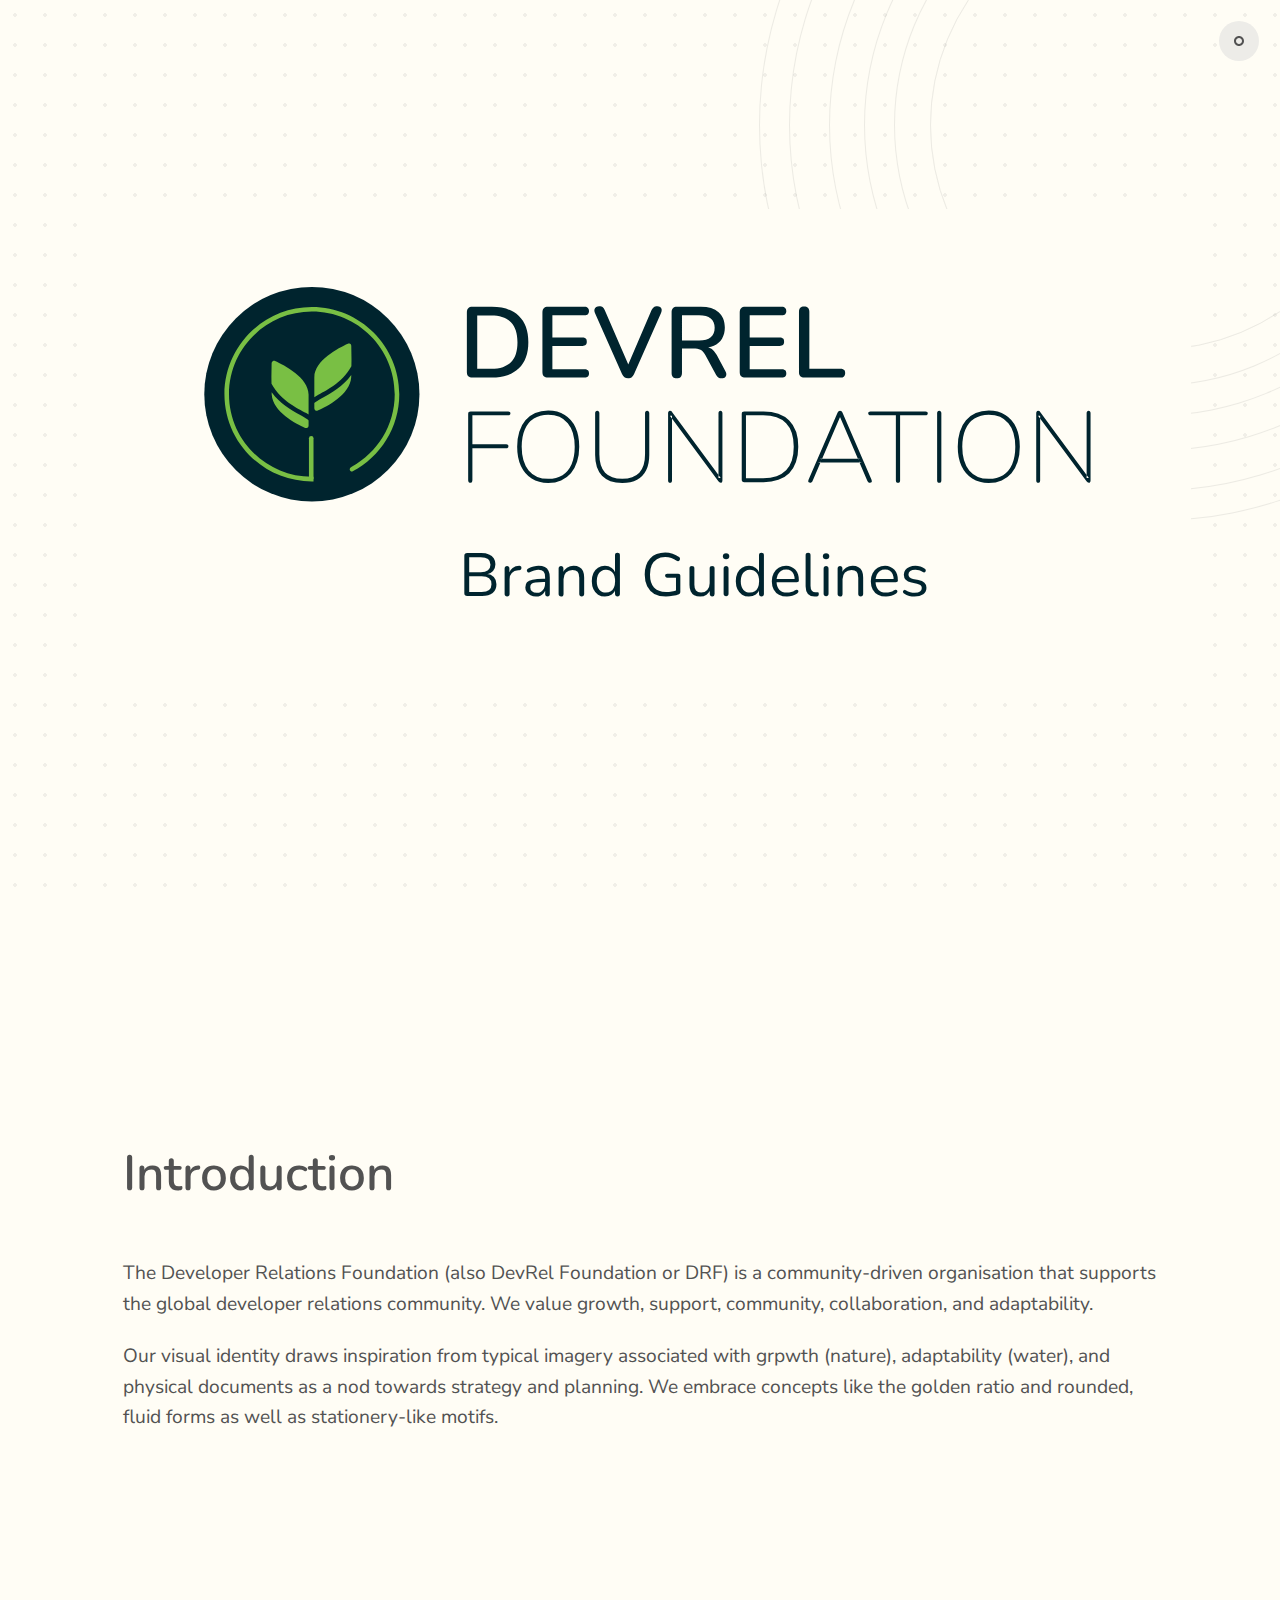
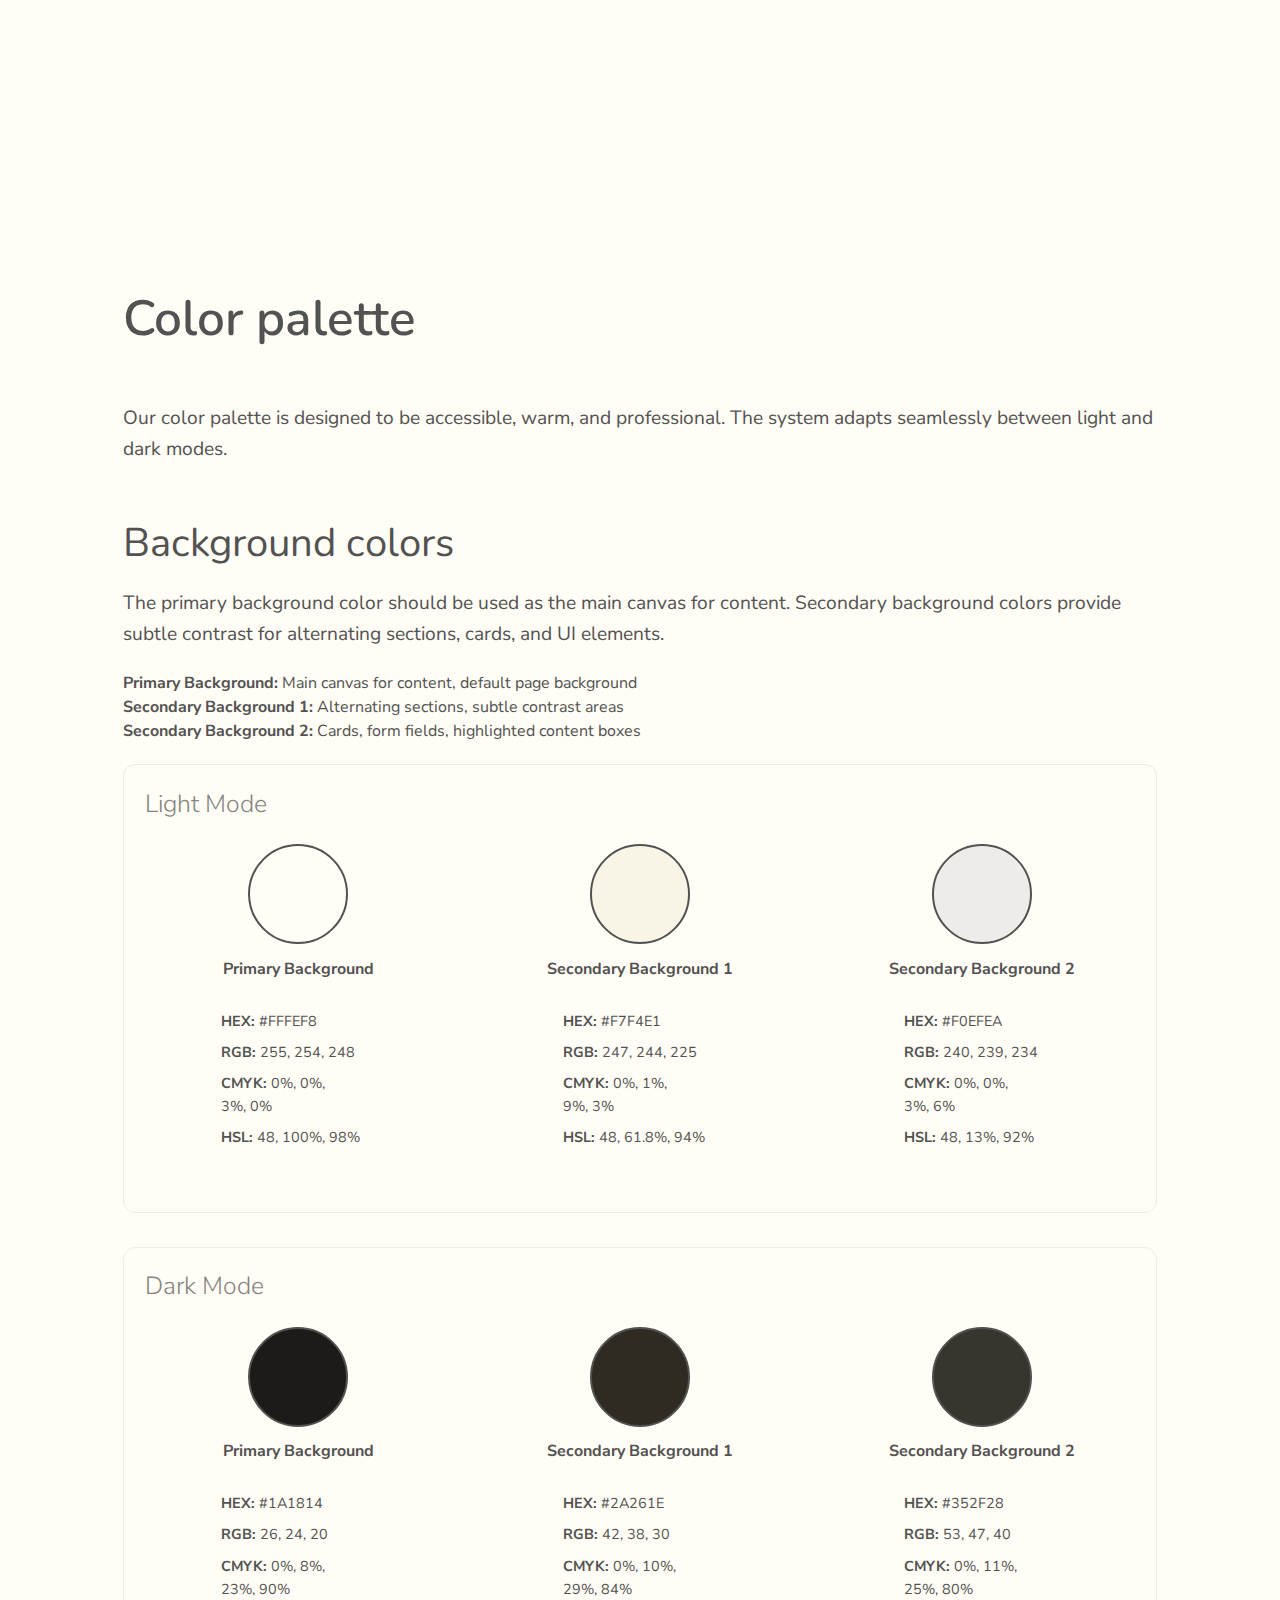
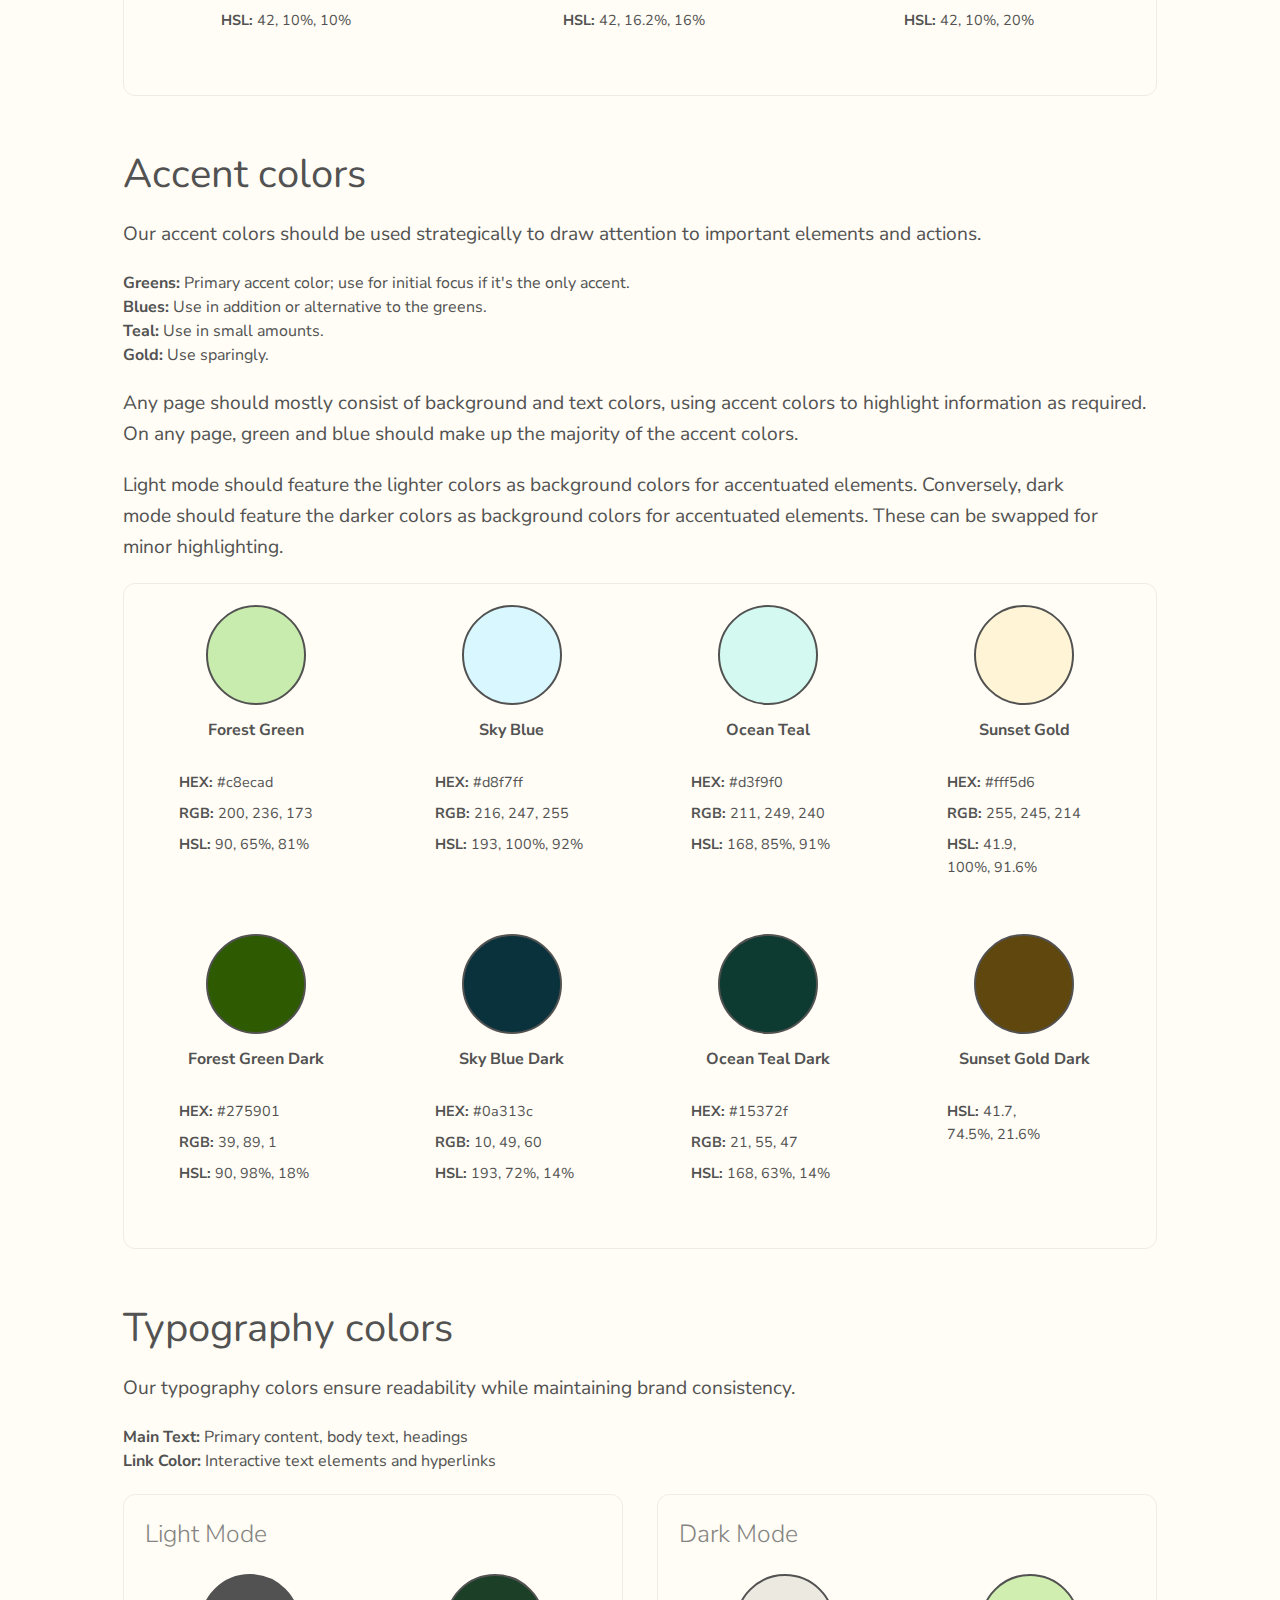
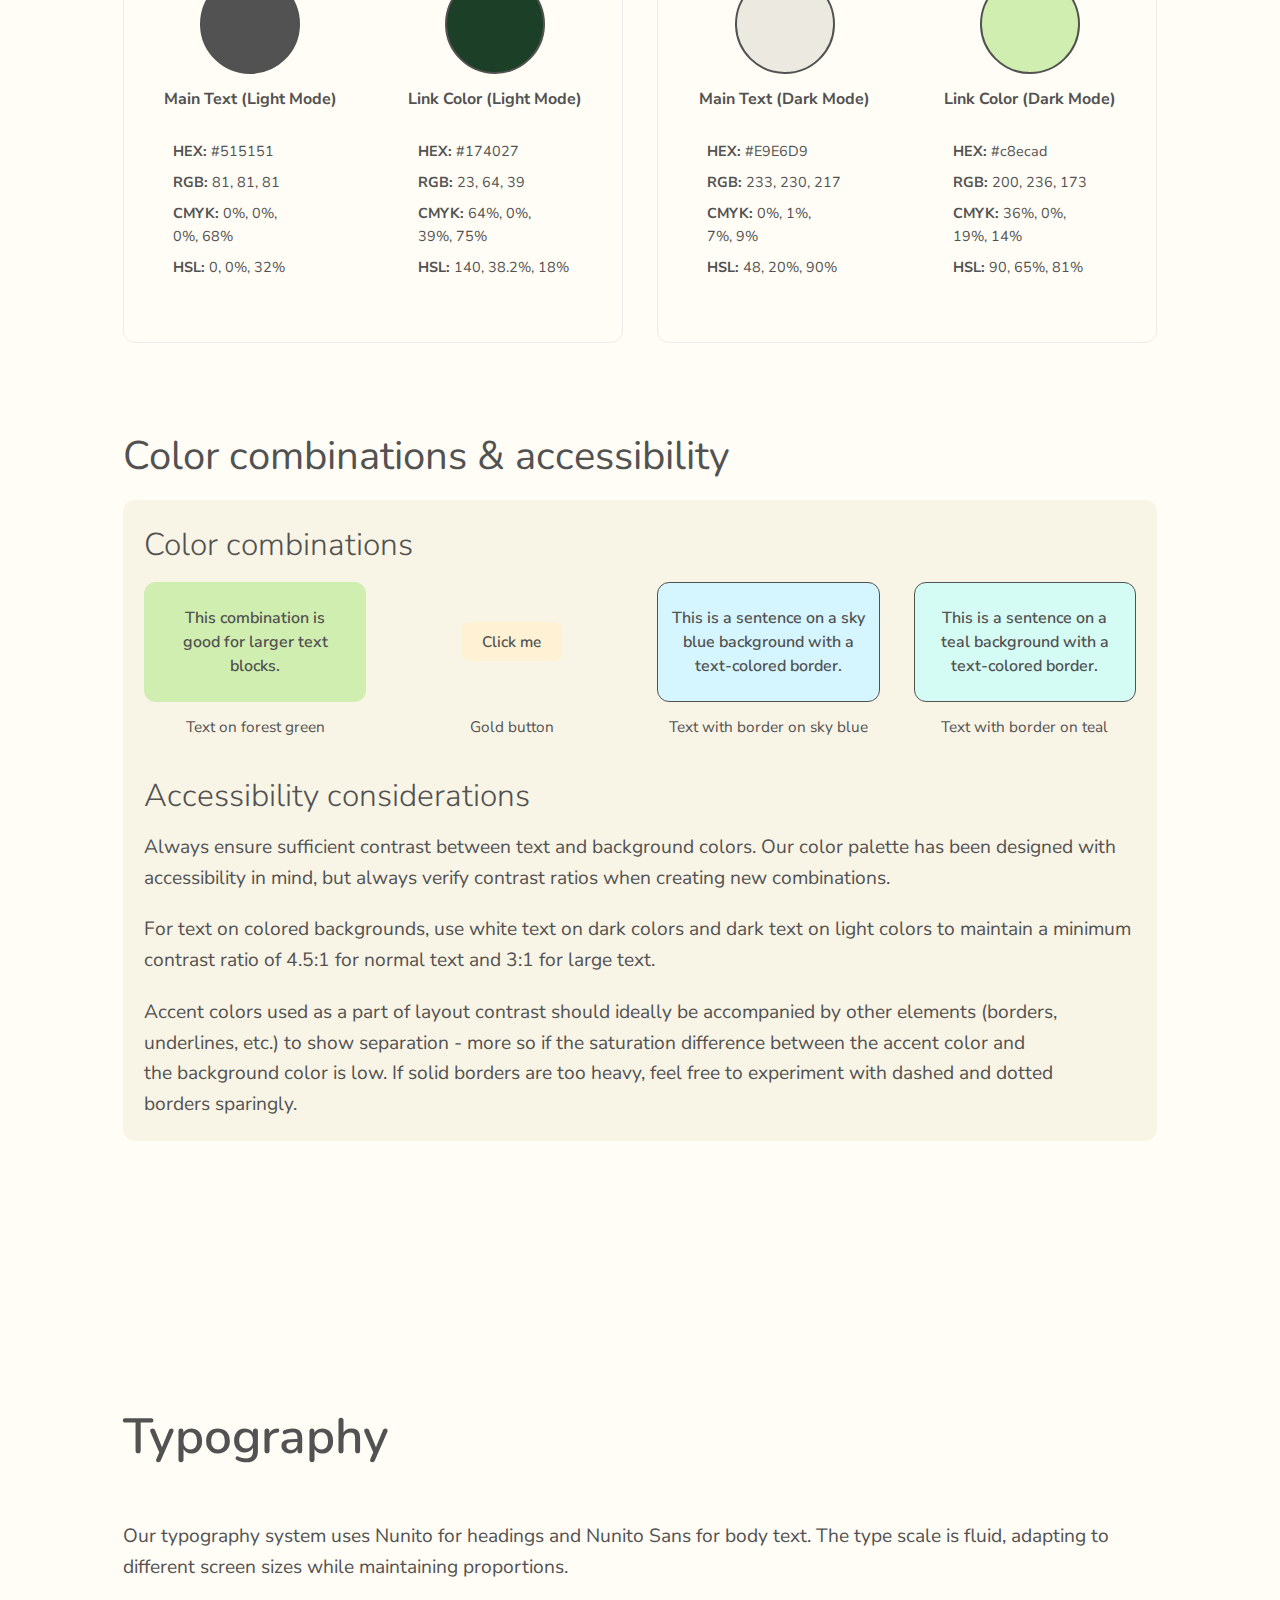
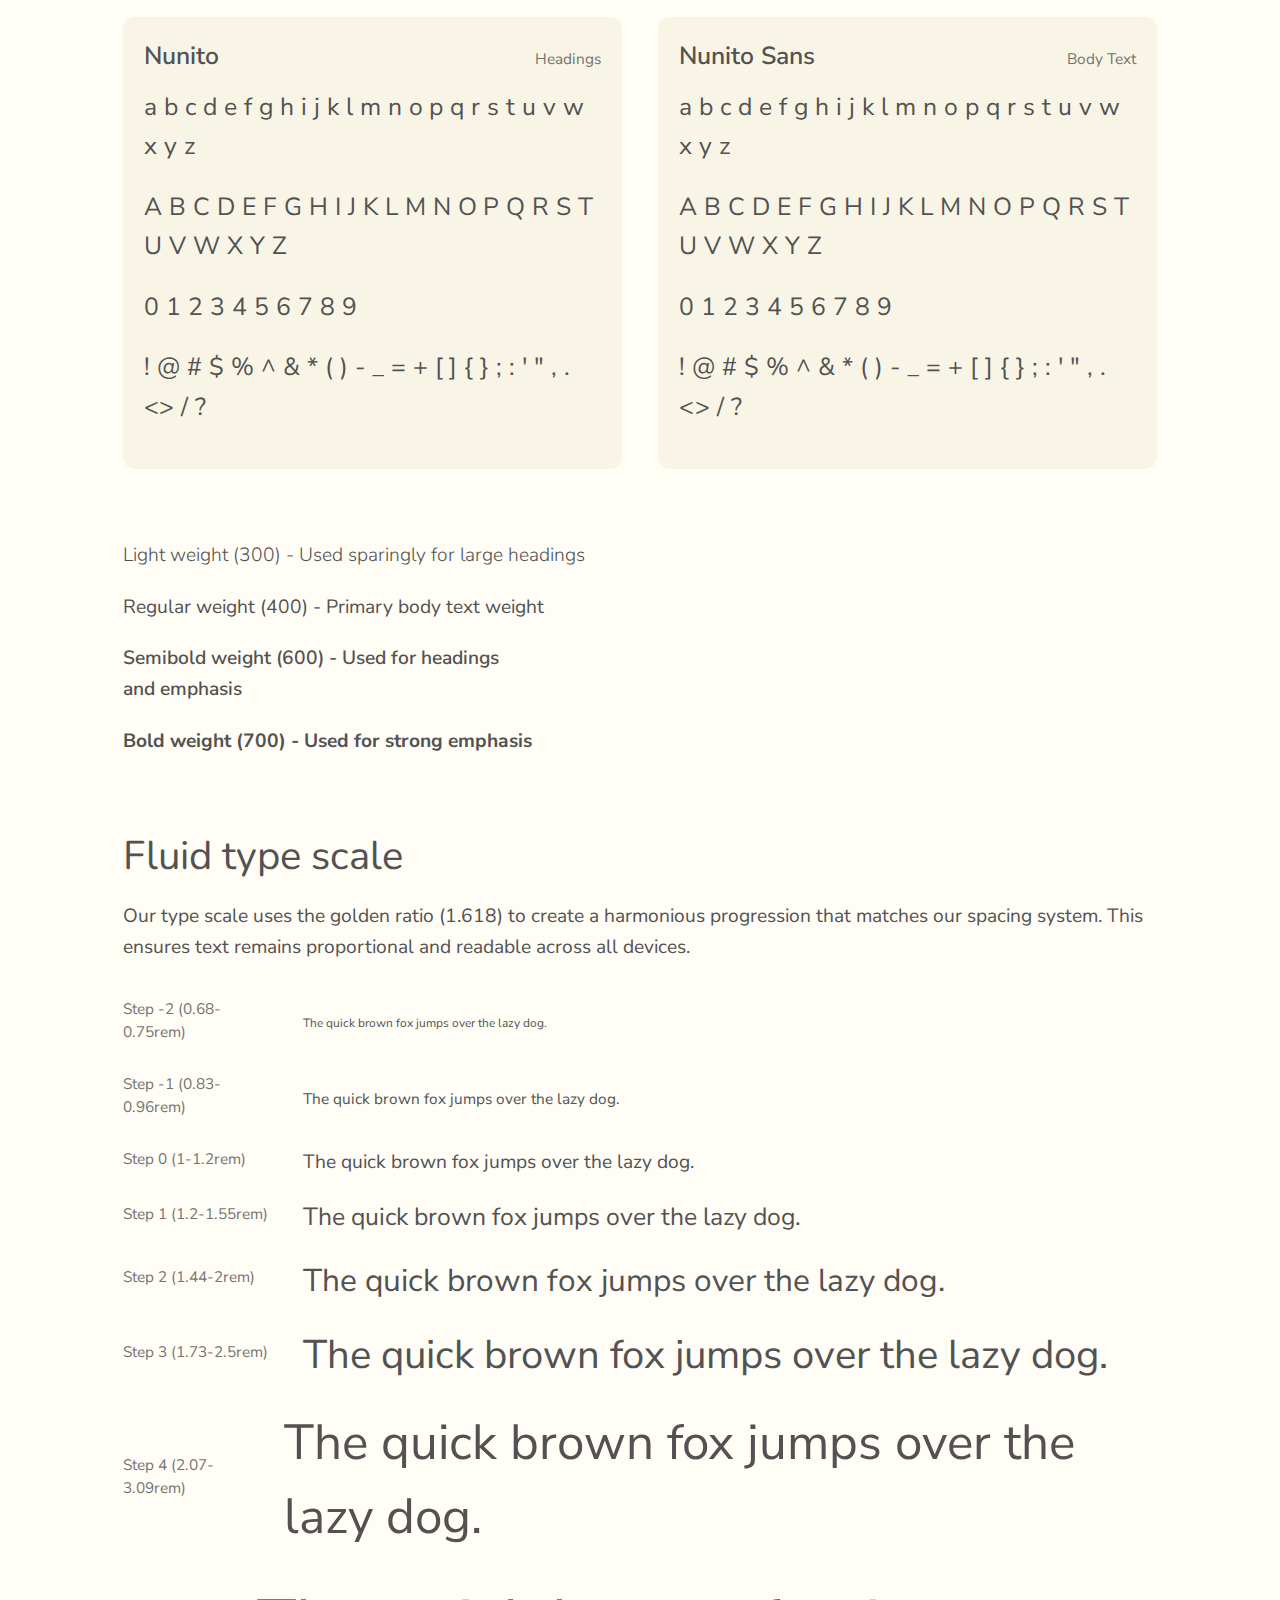
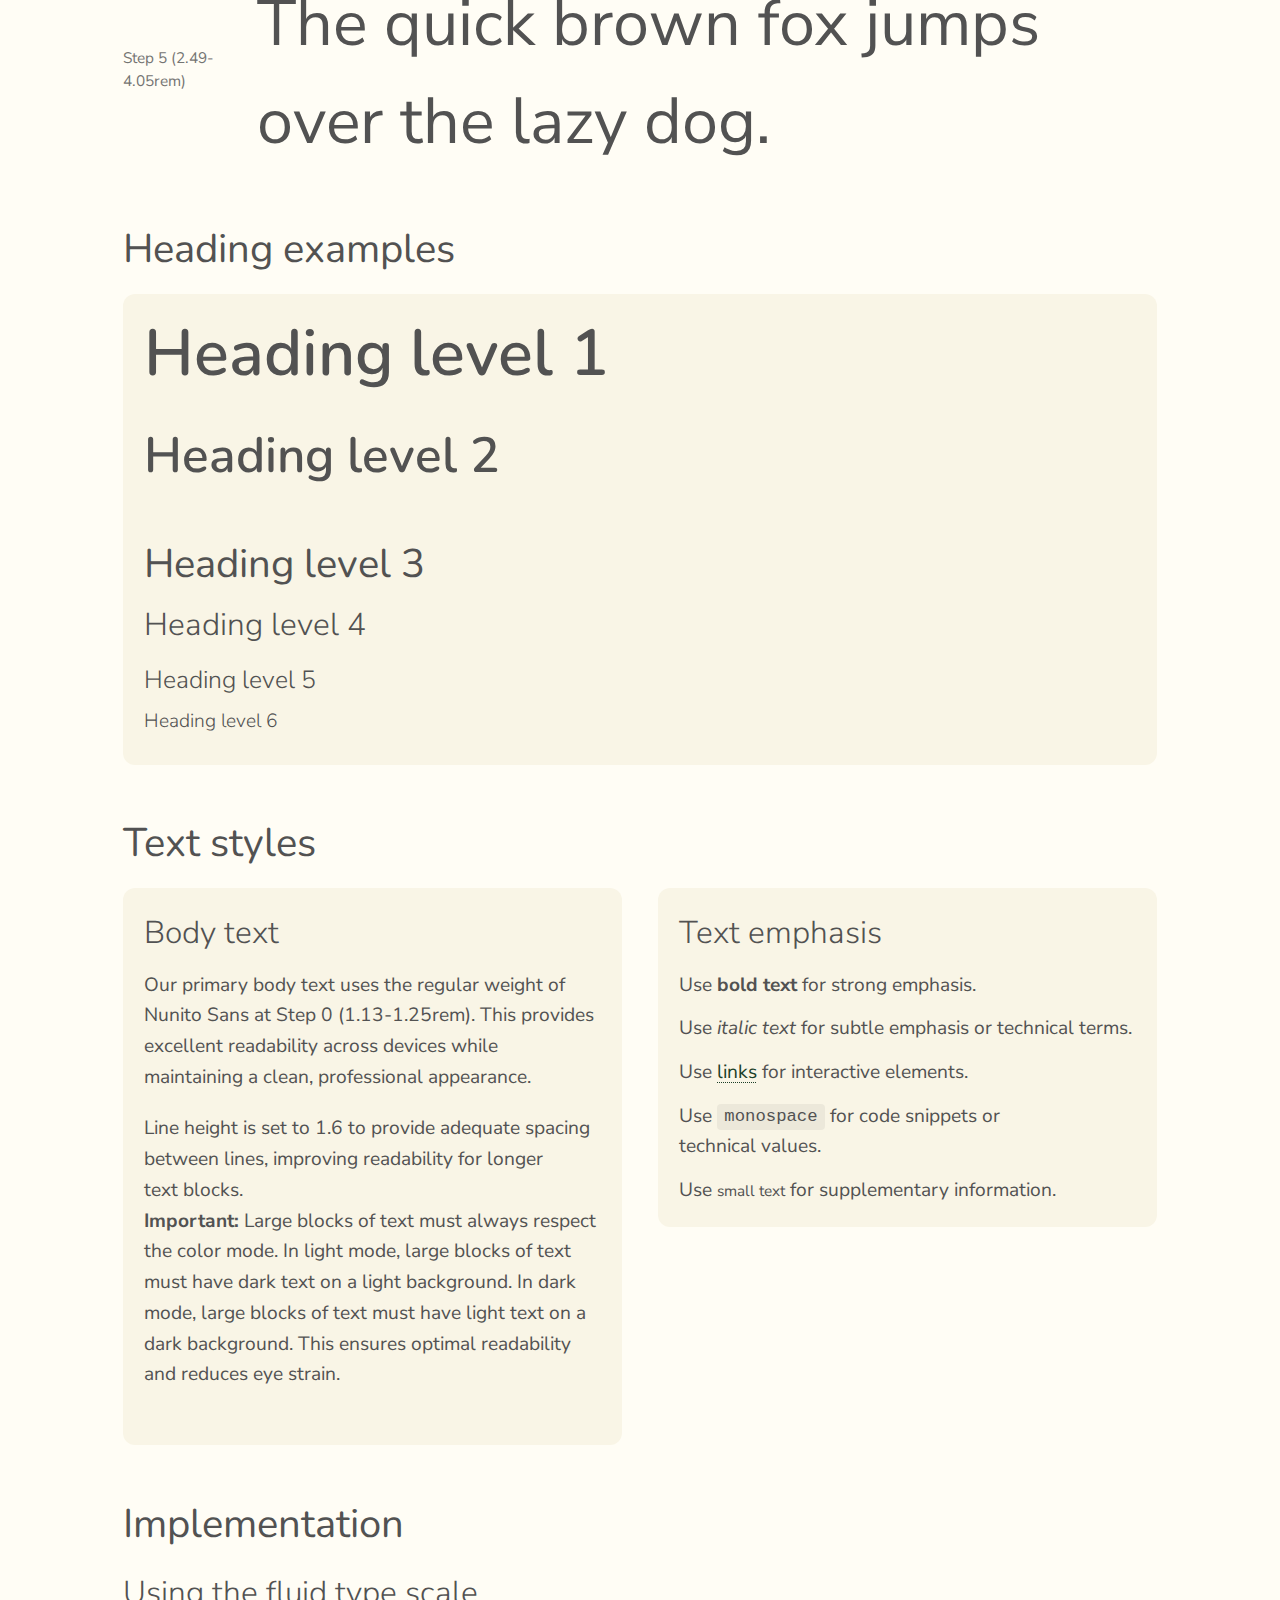
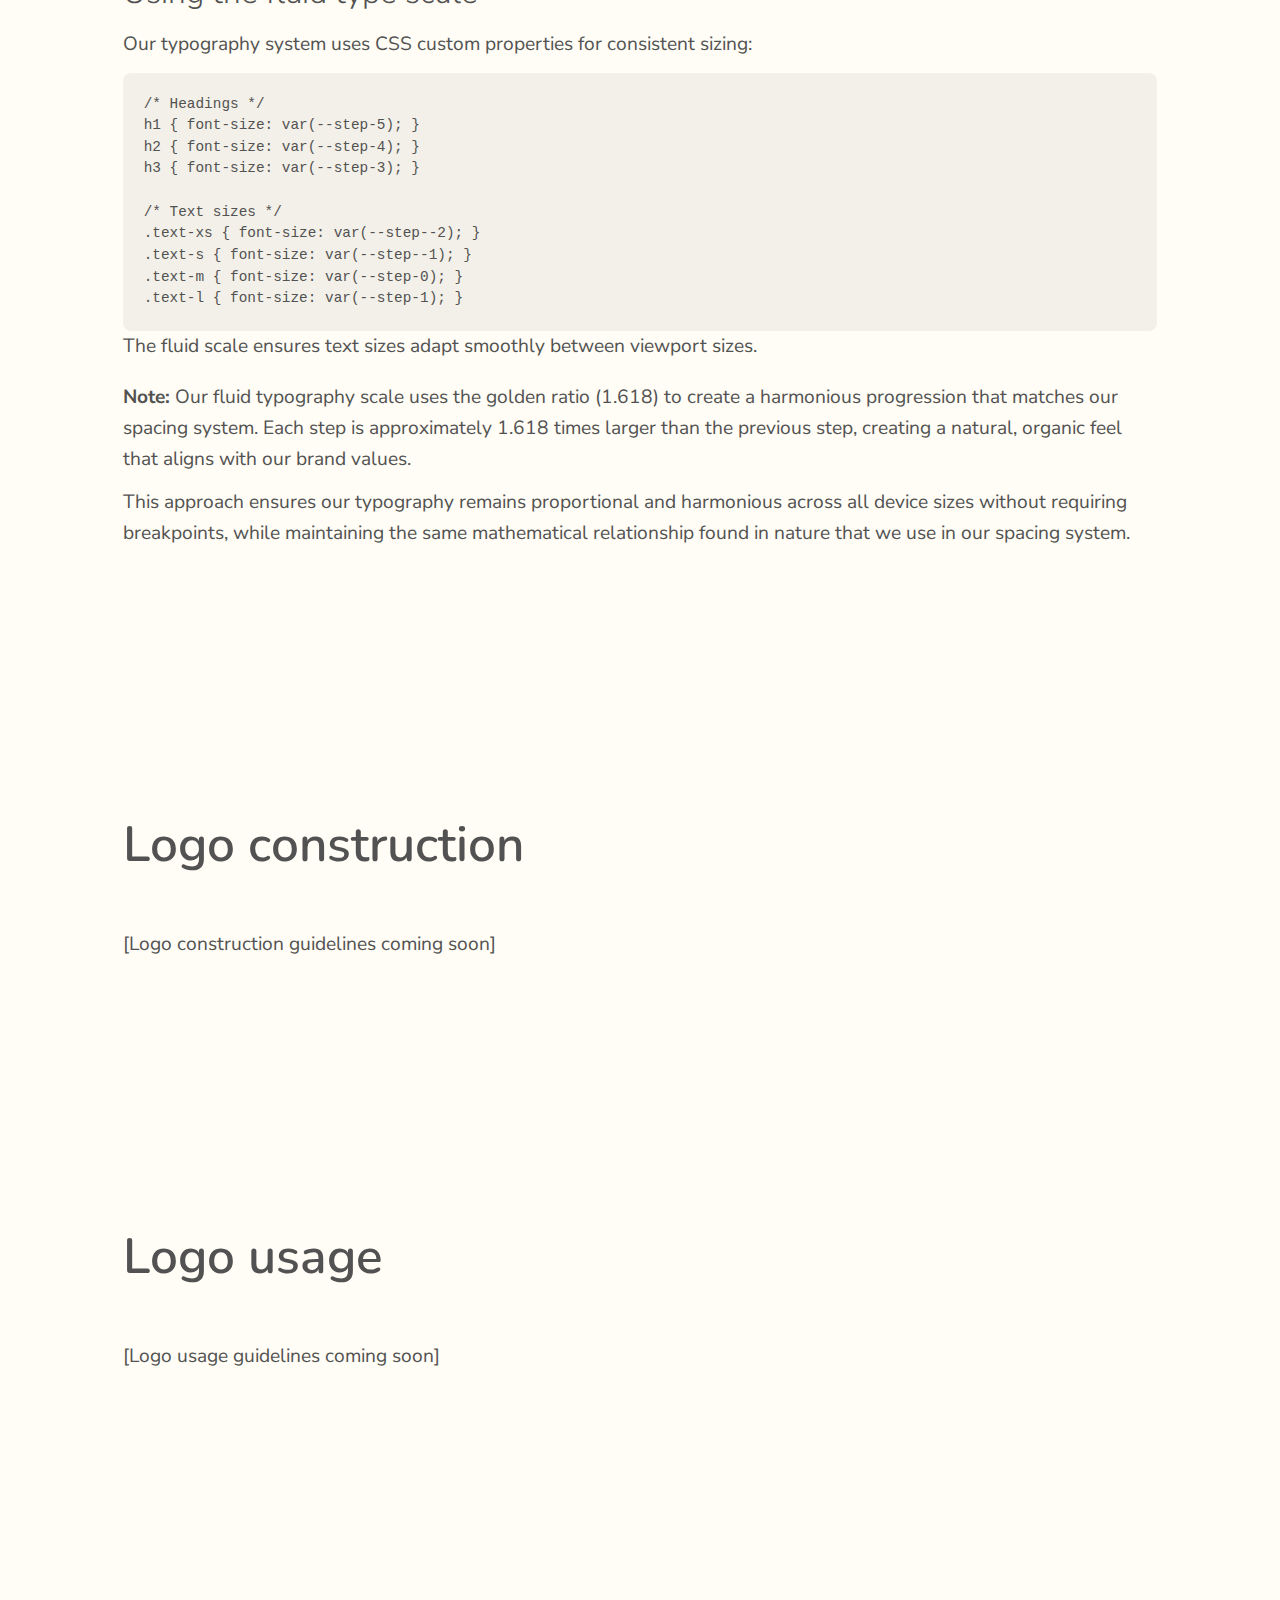
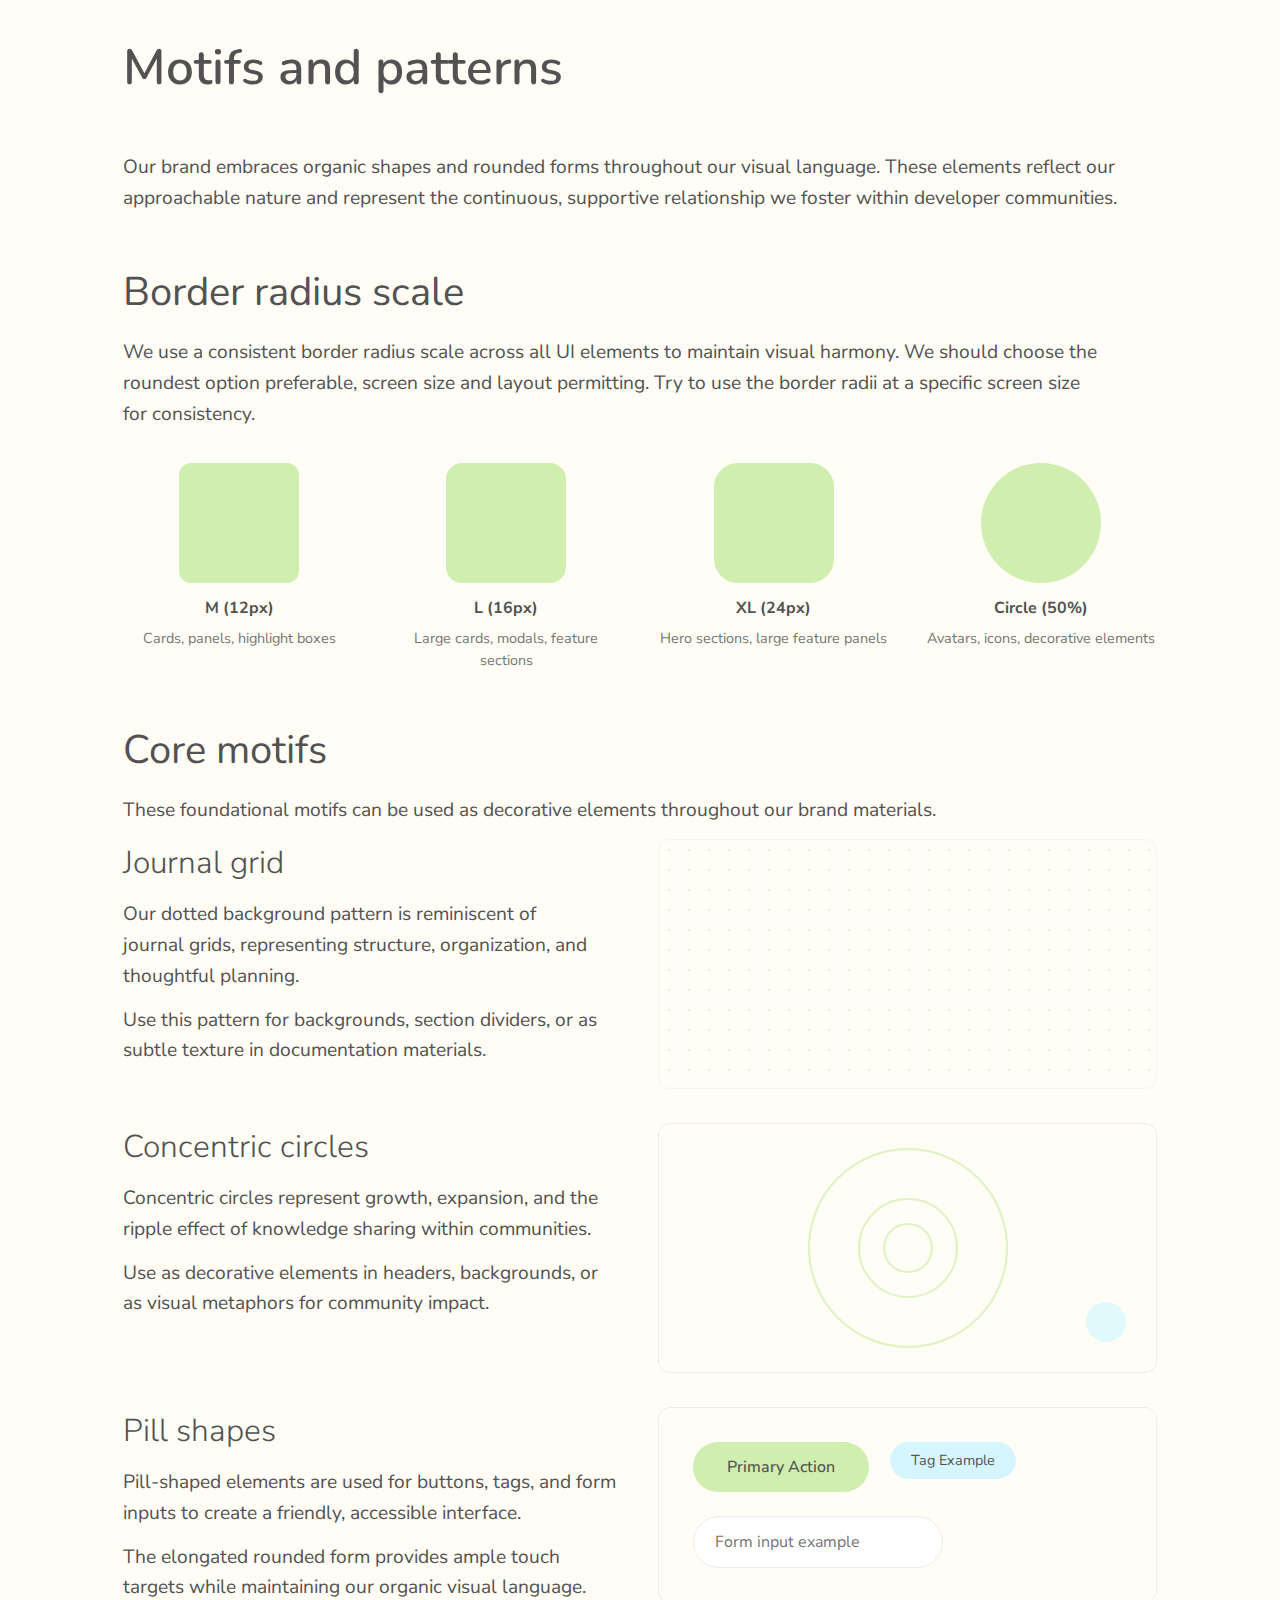
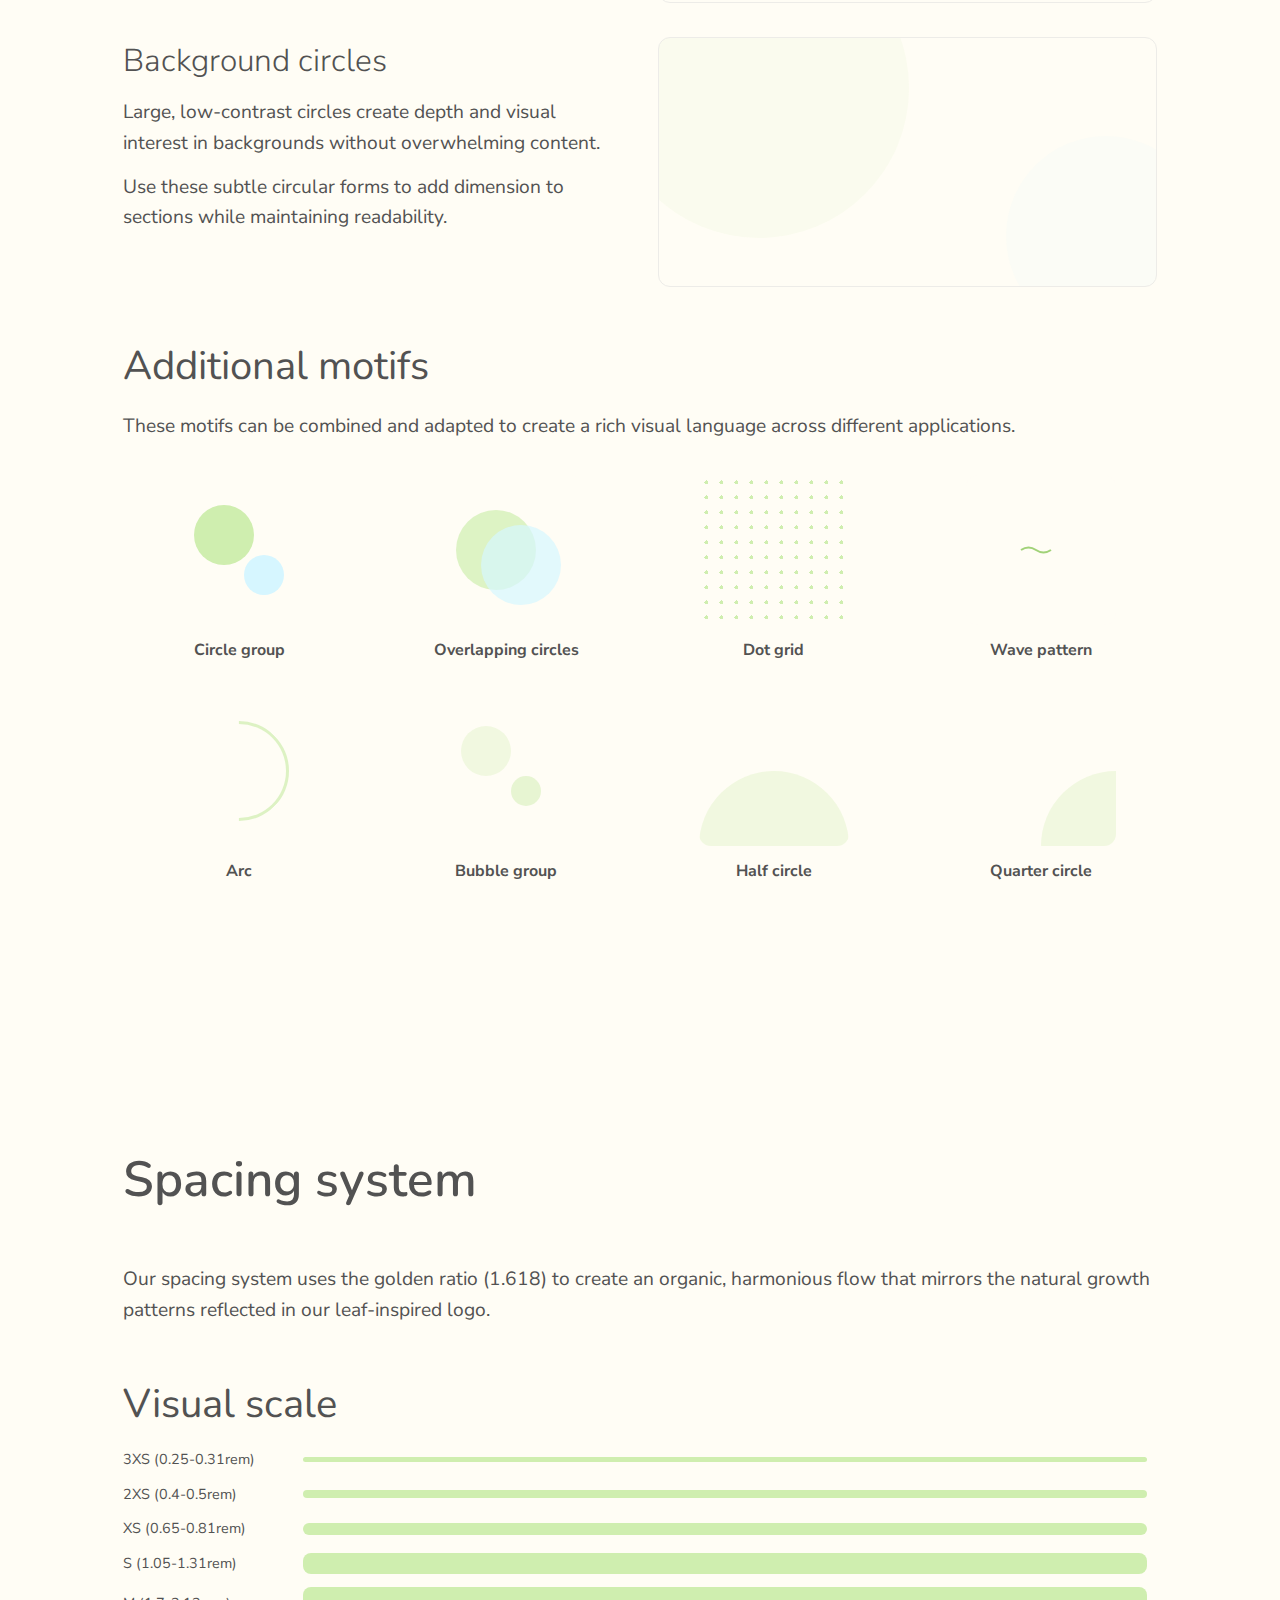
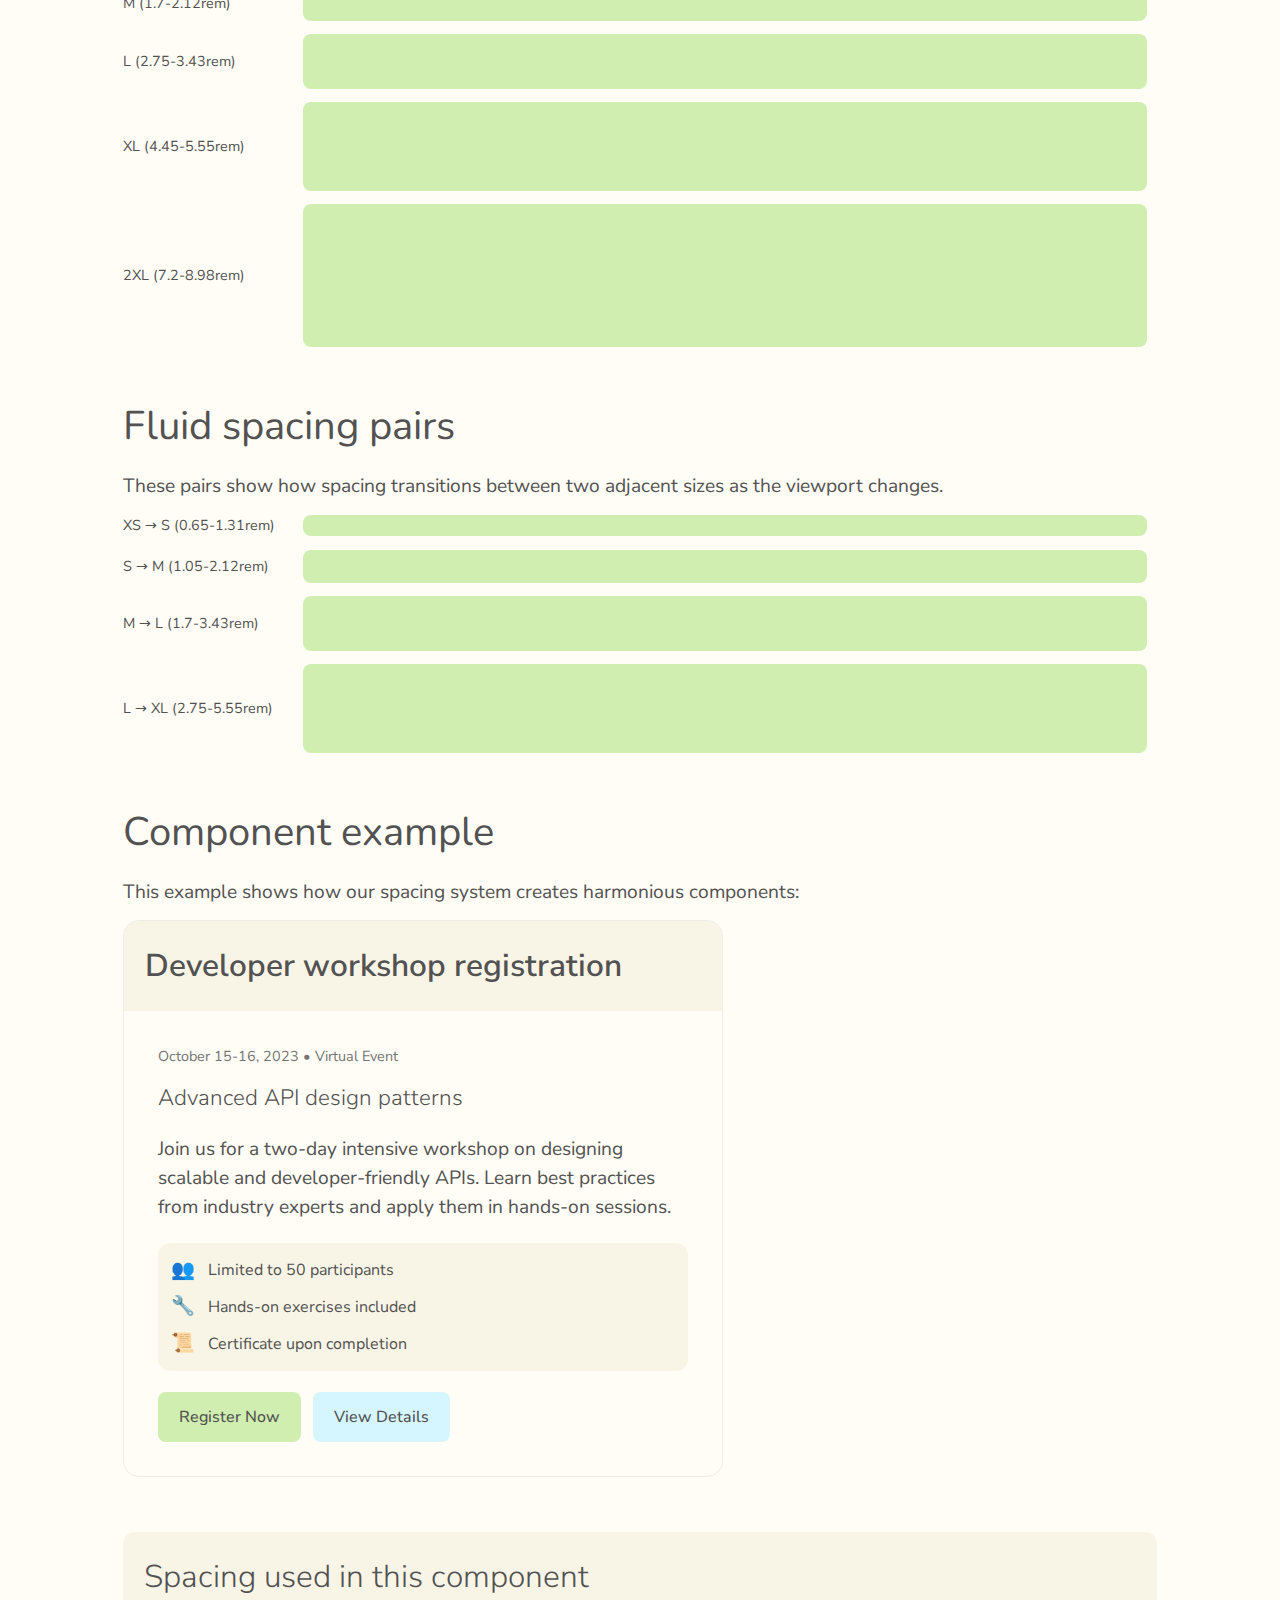
<file: index.html>
<!DOCTYPE html>
<html lang="en">

<head>
    <meta charset="UTF-8">
    <meta name="viewport" content="width=device-width, initial-scale=1.0">

    <link rel="preconnect" href="https://fonts.googleapis.com">
    <link rel="preconnect" href="https://fonts.gstatic.com" crossorigin>
    <link
        href="https://fonts.googleapis.com/css2?family=Nunito+Sans:ital,opsz,wght@0,6..12,200..1000;1,6..12,200..1000&family=Nunito:ital,wght@0,200..1000;1,200..1000&display=swap"
        rel="stylesheet">

    <link rel="stylesheet" href="./assets/reset.css">
    <link rel="stylesheet" href="./assets/style.css">
    <link rel="stylesheet" href="./assets/guide.css">

    <title>Developer Relations Foundation Brand Guidelines</title>
</head>

<body>
    <button class="theme-toggle" id="themeToggle" aria-label="Toggle dark mode">
        <svg class="sun-icon" xmlns="http://www.w3.org/2000/svg" viewBox="0 0 24 24">
            <path
                d="M12 17c-2.76 0-5-2.24-5-5s2.24-5 5-5 5 2.24 5 5-2.24 5-5 5zm0-8c-1.65 0-3 1.35-3 3s1.35 3 3 3 3-1.35 3-3-1.35-3-3-3zm0-3V3M12 21v-3M3 12h3M21 12h-3M4.93 4.93l2.12 2.12M16.95 16.95l2.12 2.12M4.93 19.07l2.12-2.12M16.95 7.05l2.12-2.12" />
        </svg>
        <svg class="moon-icon" style="display: none;" xmlns="http://www.w3.org/2000/svg" viewBox="0 0 24 24">
            <path
                d="M12 3a9 9 0 1 0 9 9c0-.46-.04-.92-.1-1.36a5.389 5.389 0 0 1-4.4 2.26 5.403 5.403 0 0 1-3.14-9.8c-.44-.06-.9-.1-1.36-.1z" />
        </svg>
    </button>

    <header class="padding-xl">
        <div class="header-background">
            <div class="header-concentric-circles"></div>
            <div class="header-dots"></div>
        </div>
        <div class="container">
            <div class="header-content">
                <h1 class="space-stack-m">
                    <svg width="100%" height="100%" viewBox="0 0 3488 1248" version="1.1" xml:space="preserve"
                        style="fill-rule:evenodd;clip-rule:evenodd;stroke-linecap:round;stroke-linejoin:round;stroke-miterlimit:1.5;"
                        id="svg16" sodipodi:docname="drf_logo_fina_v2l.svg"
                        inkscape:version="1.4 (e7c3feb1, 2024-10-09)"
                        xmlns:inkscape="http://www.inkscape.org/namespaces/inkscape"
                        xmlns:sodipodi="http://sodipodi.sourceforge.net/DTD/sodipodi-0.dtd"
                        xmlns="http://www.w3.org/2000/svg" xmlns:svg="http://www.w3.org/2000/svg"
                        xmlns:serif="http://www.serif.com/">
                        <defs id="defs16" />
                        <sodipodi:namedview id="namedview16" pagecolor="#ffffff" bordercolor="#000000"
                            borderopacity="0.25" inkscape:showpageshadow="2" inkscape:pageopacity="0.0"
                            inkscape:pagecheckerboard="0" inkscape:deskcolor="#d1d1d1" inkscape:zoom="0.31805074"
                            inkscape:cx="1372.4225" inkscape:cy="326.99185" inkscape:window-width="1904"
                            inkscape:window-height="951" inkscape:window-x="0" inkscape:window-y="25"
                            inkscape:window-maximized="0" inkscape:current-layer="text15" />
                        <g transform="matrix(0.91704115,0,0,0.91456796,2519.0449,226.98005)" id="g16">
                            <g id="_2" serif:id="2" transform="translate(-2630.12,-559.407)">
                                <g transform="matrix(0,1.29095,-1.29095,0,1448.92,152.957)" id="g1">
                                    <circle cx="480.875" cy="740.901" r="327.84698" style="fill:#00242e" id="circle1" />
                                </g>
                                <g transform="translate(-3.43554,6.56446)" id="g6">
                                    <g id="g5">
                                        <g transform="matrix(1.20992,0,0,1.20992,-53.0015,-112.979)" id="g2">
                                            <path
                                                d="m 583.253,963.663 c 83.314,-45.842 139.823,-134.481 139.823,-236.214 0,-148.695 -120.722,-269.417 -269.417,-269.417 -148.696,0 -269.417,120.722 -269.417,269.417 0,148.695 120.721,269.417 269.417,269.417 1.8,0 3.596,-0.018 5.388,-0.053 v 14.877 c -1.792,0.04 -3.588,0.05 -5.388,0.05 -156.906,0 -284.294,-127.385 -284.294,-284.291 0,-156.906 127.388,-284.294 284.294,-284.294 156.906,0 284.294,127.388 284.294,284.294 0,108.934 -61.402,203.641 -151.453,251.368 -4.17,2.361 -8.969,-1.522 -9.501,-4.521 -1.086,-6.113 2.792,-8.728 6.254,-10.633 z"
                                                style="fill:#79bf44" id="path1" />
                                        </g>
                                        <path d="M 493.388,1099.03 V 941.256"
                                            style="fill:none;stroke:#79bf44;stroke-width:18px" id="path2" />
                                        <g transform="matrix(1.11127,0,0,1.11127,326.694,614.739)" id="g3">
                                            <path
                                                d="M 9.38,99.663 9,75.946 9.786,26.881 c 0.046,-2.896 1.541,-5.577 3.98,-7.138 2.44,-1.562 5.5,-1.797 8.149,-0.626 32.219,14.644 118.653,59.437 118.653,118.775 h 0.045 v 71.494 c -2.577,-1.743 -5.38,-3.491 -8.385,-5.265 C 100.893,185.626 45.43,163.233 9.38,99.663 Z m 131.233,130.426 v 18.661 c 0,2.915 -1.47,5.634 -3.91,7.23 -2.439,1.595 -5.519,1.853 -8.19,0.685 C 96.931,242.434 14.127,199.427 10.037,137.892 H 9.992 l -0.124,-7.74 c 30.649,41.582 68.99,62.978 97.867,78.81 11.474,6.291 21.357,11.611 28.343,17.118 1.712,1.35 3.252,2.665 4.535,4.009 z"
                                                style="fill:#79bf44" id="path3" />
                                        </g>
                                        <g transform="matrix(-1.11127,0,0,1.11127,661.827,546.483)" id="g4">
                                            <path
                                                d="M 9.38,99.663 9,75.946 9.786,26.881 c 0.046,-2.896 1.541,-5.577 3.98,-7.138 2.44,-1.562 5.5,-1.797 8.149,-0.626 32.219,14.644 118.653,59.437 118.653,118.775 h 0.045 v 71.494 c -2.577,-1.743 -5.38,-3.491 -8.385,-5.265 C 100.893,185.626 45.43,163.233 9.38,99.663 Z m 131.233,130.426 v 18.661 c 0,2.915 -1.47,5.634 -3.91,7.23 -2.439,1.595 -5.519,1.853 -8.19,0.685 C 96.931,242.434 14.127,199.427 10.037,137.892 H 9.992 l -0.124,-7.74 c 30.649,41.582 68.99,62.978 97.867,78.81 11.474,6.291 21.357,11.611 28.343,17.118 1.712,1.35 3.252,2.665 4.535,4.009 z"
                                                style="fill:#79bf44" id="path4" />
                                        </g>
                                    </g>
                                </g>
                            </g>
                            <g transform="translate(-2637.6,-590.148)" id="g15">
                                <g transform="matrix(395.833,0,0,395.833,1076.88,738.799)" id="g7">
                                    <path
                                        d="M 0.138,0 C 0.12,0 0.106,-0.005 0.097,-0.014 0.087,-0.024 0.083,-0.038 0.083,-0.056 v -0.593 c 0,-0.018 0.004,-0.032 0.014,-0.042 C 0.106,-0.7 0.12,-0.705 0.138,-0.705 h 0.193 c 0.116,0 0.206,0.03 0.269,0.091 0.063,0.06 0.094,0.147 0.094,0.261 0,0.057 -0.008,0.107 -0.024,0.151 -0.016,0.044 -0.039,0.081 -0.07,0.11 -0.031,0.03 -0.069,0.053 -0.114,0.069 C 0.441,-0.008 0.39,0 0.331,0 Z m 0.048,-0.087 h 0.139 c 0.044,0 0.082,-0.005 0.115,-0.016 0.032,-0.012 0.059,-0.028 0.081,-0.05 0.022,-0.022 0.038,-0.05 0.049,-0.083 0.011,-0.034 0.016,-0.073 0.016,-0.117 0,-0.089 -0.022,-0.155 -0.065,-0.199 C 0.477,-0.596 0.412,-0.618 0.325,-0.618 H 0.186 Z"
                                        style="fill:#00242e;fill-rule:nonzero" id="path6" />
                                </g>
                                <g transform="matrix(395.833,0,0,395.833,1374.15,738.799)" id="g8">
                                    <path
                                        d="M 0.138,0 C 0.12,0 0.106,-0.005 0.097,-0.014 0.087,-0.024 0.083,-0.038 0.083,-0.056 v -0.593 c 0,-0.018 0.004,-0.032 0.014,-0.042 C 0.106,-0.7 0.12,-0.705 0.138,-0.705 h 0.365 c 0.014,0 0.024,0.004 0.032,0.011 0.007,0.007 0.011,0.017 0.011,0.03 0,0.014 -0.004,0.024 -0.011,0.032 -0.008,0.007 -0.018,0.011 -0.032,0.011 H 0.182 V -0.4 h 0.299 c 0.015,0 0.025,0.004 0.033,0.011 0.007,0.007 0.01,0.017 0.01,0.031 0,0.014 -0.003,0.024 -0.01,0.031 -0.008,0.007 -0.018,0.011 -0.033,0.011 H 0.182 v 0.232 h 0.321 c 0.014,0 0.024,0.004 0.032,0.011 0.007,0.007 0.011,0.017 0.011,0.031 0,0.014 -0.004,0.024 -0.011,0.031 C 0.527,-0.004 0.517,0 0.503,0 Z"
                                        style="fill:#00242e;fill-rule:nonzero" id="path7" />
                                </g>
                                <g transform="matrix(395.833,0,0,395.833,1605.32,738.799)" id="g9">
                                    <path
                                        d="M 0.35,0.007 C 0.335,0.007 0.323,0.004 0.314,-0.003 0.304,-0.01 0.296,-0.021 0.29,-0.035 L 0.021,-0.644 C 0.015,-0.658 0.014,-0.67 0.017,-0.68 c 0.002,-0.01 0.008,-0.018 0.017,-0.024 0.008,-0.006 0.018,-0.008 0.03,-0.008 0.016,0 0.027,0.003 0.035,0.01 0.008,0.007 0.015,0.017 0.02,0.03 l 0.252,0.584 H 0.334 l 0.25,-0.585 c 0.006,-0.013 0.013,-0.022 0.022,-0.029 0.008,-0.007 0.019,-0.01 0.034,-0.01 0.012,0 0.022,0.003 0.029,0.008 0.008,0.006 0.013,0.014 0.015,0.024 0.002,0.01 0,0.022 -0.006,0.036 L 0.41,-0.035 C 0.404,-0.021 0.396,-0.01 0.387,-0.003 0.378,0.004 0.366,0.007 0.35,0.007 Z"
                                        style="fill:#00242e;fill-rule:nonzero" id="path8" />
                                </g>
                                <g transform="matrix(395.833,0,0,395.833,1882.4,738.799)" id="g10">
                                    <path
                                        d="M 0.134,0.007 C 0.117,0.007 0.105,0.003 0.096,-0.007 0.087,-0.016 0.083,-0.029 0.083,-0.046 v -0.606 c 0,-0.018 0.004,-0.031 0.013,-0.04 0.01,-0.009 0.022,-0.013 0.039,-0.013 h 0.239 c 0.076,0 0.135,0.018 0.176,0.054 0.041,0.036 0.062,0.087 0.062,0.153 0,0.043 -0.009,0.079 -0.028,0.11 -0.019,0.03 -0.046,0.054 -0.081,0.07 -0.036,0.016 -0.079,0.024 -0.129,0.024 l 0.009,-0.014 h 0.026 c 0.027,0 0.05,0.007 0.07,0.02 0.02,0.014 0.037,0.035 0.053,0.064 l 0.086,0.16 c 0.007,0.012 0.01,0.023 0.009,0.034 0,0.011 -0.004,0.02 -0.012,0.027 C 0.608,0.004 0.597,0.007 0.583,0.007 0.568,0.007 0.557,0.004 0.547,-0.002 0.538,-0.008 0.53,-0.018 0.523,-0.031 L 0.418,-0.225 C 0.404,-0.251 0.388,-0.269 0.37,-0.278 0.352,-0.286 0.328,-0.291 0.299,-0.291 H 0.186 v 0.245 c 0,0.017 -0.005,0.03 -0.013,0.039 -0.009,0.01 -0.022,0.014 -0.039,0.014 z m 0.052,-0.376 h 0.171 c 0.051,0 0.089,-0.011 0.115,-0.032 0.026,-0.022 0.039,-0.053 0.039,-0.095 0,-0.042 -0.013,-0.073 -0.039,-0.094 C 0.446,-0.611 0.408,-0.622 0.357,-0.622 H 0.186 Z"
                                        style="fill:#00242e;fill-rule:nonzero" id="path9" />
                                </g>
                                <g transform="matrix(395.833,0,0,395.833,2150.38,738.799)" id="g11">
                                    <path
                                        d="M 0.138,0 C 0.12,0 0.106,-0.005 0.097,-0.014 0.087,-0.024 0.083,-0.038 0.083,-0.056 v -0.593 c 0,-0.018 0.004,-0.032 0.014,-0.042 C 0.106,-0.7 0.12,-0.705 0.138,-0.705 h 0.365 c 0.014,0 0.024,0.004 0.032,0.011 0.007,0.007 0.011,0.017 0.011,0.03 0,0.014 -0.004,0.024 -0.011,0.032 -0.008,0.007 -0.018,0.011 -0.032,0.011 H 0.182 V -0.4 h 0.299 c 0.015,0 0.025,0.004 0.033,0.011 0.007,0.007 0.01,0.017 0.01,0.031 0,0.014 -0.003,0.024 -0.01,0.031 -0.008,0.007 -0.018,0.011 -0.033,0.011 H 0.182 v 0.232 h 0.321 c 0.014,0 0.024,0.004 0.032,0.011 0.007,0.007 0.011,0.017 0.011,0.031 0,0.014 -0.004,0.024 -0.011,0.031 C 0.527,-0.004 0.517,0 0.503,0 Z"
                                        style="fill:#00242e;fill-rule:nonzero" id="path10" />
                                </g>
                                <g transform="matrix(395.833,0,0,395.833,2383.53,738.799)" id="g12">
                                    <path
                                        d="M 0.135,0 C 0.118,0 0.106,-0.005 0.096,-0.014 0.087,-0.024 0.083,-0.037 0.083,-0.053 v -0.603 c 0,-0.018 0.004,-0.031 0.013,-0.04 0.009,-0.008 0.021,-0.013 0.038,-0.013 0.017,0 0.029,0.005 0.038,0.013 0.009,0.009 0.014,0.022 0.014,0.04 v 0.567 h 0.31 c 0.015,0 0.026,0.004 0.034,0.012 0.008,0.007 0.012,0.018 0.012,0.032 0,0.014 -0.004,0.025 -0.012,0.033 C 0.522,-0.004 0.511,0 0.496,0 Z"
                                        style="fill:#00242e;fill-rule:nonzero" id="path11" />
                                </g>
                                <g transform="matrix(395.833,0,0,395.833,2602.03,738.799)" id="g13">
                                </g>
                                <g transform="matrix(395.833,0,0,395.833,3601.51,1151.3)" id="g14">
                                </g>
                                <g id="text15"
                                    style="font-weight:200;font-size:395.833px;font-family:Nunito-ExtraLight, Nunito;fill:#00242e"
                                    aria-label="FOUNDATION">
                                    <path
                                        d="m 1124.7758,1153.675 q -4.75,0 -7.5208,-2.375 -2.375,-2.7708 -2.375,-7.5208 V 882.1336 q 0,-4.74999 2.375,-7.12499 2.7708,-2.77083 7.5208,-2.77083 h 148.0415 q 3.9584,0 5.9375,1.97916 2.375,1.97917 2.375,5.54167 0,3.95833 -2.375,5.93749 -1.9791,1.97917 -5.9375,1.97917 H 1131.505 V 1002.071 h 133.3957 q 3.9583,0 5.9375,1.9792 2.375,1.9791 2.375,5.5416 0,3.9584 -2.375,5.9375 -1.9792,1.9792 -5.9375,1.9792 H 1131.505 v 126.2707 q 0,9.8958 -6.7292,9.8958 z"
                                        id="path16" />
                                    <path
                                        d="m 1429.5674,1154.4667 q -37.6042,0 -64.9166,-17.4166 -27.3125,-17.4167 -42.3542,-49.4792 -14.6458,-32.0624 -14.6458,-75.9999 0,-33.24998 8.3125,-59.37495 8.3125,-26.52082 24.1458,-44.72913 15.8333,-18.60416 38.3958,-28.49998 22.5625,-9.89583 51.0625,-9.89583 38,0 65.3124,17.41666 27.7083,17.02082 42.3542,49.08329 14.6458,31.66664 14.6458,75.60414 0,33.2499 -8.7083,59.7707 -8.3125,26.5209 -24.1459,45.125 -15.8333,18.6042 -38.3958,28.5 -22.5624,9.8958 -51.0624,9.8958 z m 0,-16.2291 q 33.25,0 56.6041,-14.6459 23.3542,-15.0416 35.625,-43.1458 12.2708,-28.4999 12.2708,-68.8749 0,-60.16662 -27.3125,-93.02076 -26.9166,-33.24997 -77.1874,-33.24997 -32.8542,0 -56.2083,15.04165 -23.3542,14.64582 -35.625,43.1458 -12.2708,28.10414 -12.2708,68.08328 0,59.7708 27.3125,93.4166 27.3125,33.25 76.7916,33.25 z"
                                        id="path17" />
                                    <path
                                        d="m 1720.9003,1154.4667 q -26.125,0 -46.3125,-7.125 -19.7916,-7.125 -33.25,-20.9791 -13.0625,-14.25 -20.1874,-34.8333 -6.7292,-20.5834 -6.7292,-47.5 V 878.57111 q 0,-4.35417 1.9792,-6.33333 2.375,-2.375 6.3333,-2.375 3.9583,0 5.9375,2.375 2.375,1.97916 2.375,6.33333 v 163.08319 q 0,48.6875 22.5625,72.8333 22.9583,23.75 67.2916,23.75 44.7291,0 67.2916,-23.75 22.5625,-24.1458 22.5625,-72.8333 V 878.57111 q 0,-4.35417 1.9791,-6.33333 2.375,-2.375 6.3334,-2.375 3.9583,0 5.9375,2.375 2.375,1.97916 2.375,6.33333 v 165.45819 q 0,35.625 -12.2709,60.5625 -11.875,24.5416 -35.6249,37.2083 -23.75,12.6666 -58.5833,12.6666 z m 188.4162,-0.7917 q -3.5625,0 -5.9375,-2.375 -1.9791,-2.3749 -1.9791,-6.3333 V 878.96694 q 0,-4.35416 1.9791,-6.72916 1.9792,-2.375 5.1459,-2.375 3.5625,0 5.1458,1.1875 1.9792,1.1875 3.9583,4.35416 l 190.7915,259.27066 h -8.7083 V 878.57111 q 0,-4.35417 1.9792,-6.33333 2.375,-2.375 5.9375,-2.375 3.5625,0 5.5416,2.375 1.9792,1.97916 1.9792,6.33333 v 265.99979 q 0,4.3542 -1.9792,6.7291 -1.5833,2.375 -4.75,2.375 -2.7708,0 -5.1458,-1.5833 -1.9792,-1.1875 -3.9583,-3.9583 L 1908.5249,888.86276 h 8.3125 v 256.10394 q 0,3.9584 -1.9792,6.3333 -1.9792,2.375 -5.5417,2.375 z m 291.7291,-2.375 q -4.75,0 -7.5209,-2.3749 -2.375,-2.7709 -2.375,-7.5209 V 882.1336 q 0,-4.74999 2.375,-7.12499 2.7709,-2.77083 7.5209,-2.77083 h 75.9999 q 65.7083,0 100.9374,35.62497 35.625,35.22914 35.625,103.70825 0,34.0416 -9.1042,60.1666 -9.1041,26.125 -26.5208,43.9375 -17.4166,17.4166 -42.7499,26.5208 -25.3333,9.1041 -58.1875,9.1041 z m 6.7291,-15.4374 h 67.6875 q 30.0833,0 52.6458,-7.9167 22.5625,-7.9167 37.6041,-23.3541 15.0417,-15.4375 22.5625,-38.7917 7.5208,-23.3541 7.5208,-54.2291 0,-61.74995 -30.0833,-92.62493 -30.0833,-31.2708 -90.2499,-31.2708 h -67.6875 z"
                                        id="path18" />
                                    <path
                                        d="m 2460.7216,1153.675 q -3.9584,0 -5.9375,-1.5833 -1.9792,-1.5833 -1.9792,-4.3541 0,-3.1667 1.5834,-6.7292 l 113.2082,-262.83313 q 1.9792,-4.35416 4.75,-6.33332 2.7708,-1.97917 5.5416,-1.97917 3.1667,0 5.9375,1.97917 2.7709,1.97916 4.3542,6.33332 l 113.2082,262.83313 q 1.5834,3.5625 1.5834,6.7292 0,2.7708 -1.5834,4.3541 -1.5833,1.5833 -5.5416,1.5833 -3.9583,0 -6.7292,-2.375 -2.375,-2.3749 -3.9583,-5.9374 l -32.0625,-74.8125 10.6875,3.5625 h -172.5832 l 11.0833,-3.5625 -32.0624,74.8125 q -1.5834,4.3541 -4.3542,6.3333 -2.7708,1.9791 -5.1458,1.9791 z m 116.7707,-258.87474 -70.8541,166.24984 -8.7083,-2.375 h 159.1249 l -7.9167,2.375 -70.8541,-166.24984 z M 2805.889,1153.675 q -3.9583,0 -6.3333,-2.375 -1.9792,-2.3749 -1.9792,-6.3333 V 887.67527 h -100.1458 q -3.9583,0 -6.3333,-1.97917 -2.375,-2.375 -2.375,-5.93749 0,-3.5625 2.375,-5.54167 2.375,-1.97916 6.3333,-1.97916 h 216.9165 q 4.3542,0 6.3334,1.97916 2.375,1.97917 2.375,5.54167 0,3.95833 -2.375,5.93749 -1.9792,1.97917 -6.3334,1.97917 h -100.1457 v 257.29143 q 0,3.9584 -1.9792,6.3333 -1.9792,2.375 -6.3333,2.375 z"
                                        id="path19" />
                                    <path
                                        d="m 2968.1807,1153.675 q -3.9583,0 -6.3333,-2.375 -1.9792,-2.3749 -1.9792,-6.3333 V 878.57111 q 0,-4.35417 1.9792,-6.33333 2.375,-2.375 6.3333,-2.375 3.9583,0 5.9375,2.375 2.375,1.97916 2.375,6.33333 v 266.39559 q 0,3.9584 -1.9792,6.3333 -1.9791,2.375 -6.3333,2.375 z m 194.7495,0.7917 q -37.6041,0 -64.9166,-17.4166 -27.3125,-17.4167 -42.3541,-49.4792 -14.6458,-32.0624 -14.6458,-75.9999 0,-33.24998 8.3125,-59.37495 8.3125,-26.52082 24.1458,-44.72913 15.8333,-18.60416 38.3958,-28.49998 22.5625,-9.89583 51.0624,-9.89583 38,0 65.3125,17.41666 27.7083,17.02082 42.3541,49.08329 14.6458,31.66664 14.6458,75.60414 0,33.2499 -8.7083,59.7707 -8.3125,26.5209 -24.1458,45.125 -15.8333,18.6042 -38.3958,28.5 -22.5625,9.8958 -51.0625,9.8958 z m 0,-16.2291 q 33.25,0 56.6042,-14.6459 23.3541,-15.0416 35.6249,-43.1458 12.2709,-28.4999 12.2709,-68.8749 0,-60.16662 -27.3125,-93.02076 -26.9167,-33.24997 -77.1875,-33.24997 -32.8541,0 -56.2083,15.04165 -23.3541,14.64582 -35.6249,43.1458 -12.2708,28.10414 -12.2708,68.08328 0,59.7708 27.3124,93.4166 27.3125,33.25 76.7916,33.25 z m 194.7497,15.4374 q -3.5625,0 -5.9375,-2.375 -1.9792,-2.3749 -1.9792,-6.3333 V 878.96694 q 0,-4.35416 1.9792,-6.72916 1.9791,-2.375 5.1458,-2.375 3.5625,0 5.1458,1.1875 1.9792,1.1875 3.9584,4.35416 l 190.7915,259.27066 h -8.7083 V 878.57111 q 0,-4.35417 1.9791,-6.33333 2.375,-2.375 5.9375,-2.375 3.5625,0 5.5417,2.375 1.9791,1.97916 1.9791,6.33333 v 265.99979 q 0,4.3542 -1.9791,6.7291 -1.5834,2.375 -4.75,2.375 -2.7709,0 -5.1459,-1.5833 -1.9791,-1.1875 -3.9583,-3.9583 L 3356.8882,888.86276 h 8.3125 v 256.10394 q 0,3.9584 -1.9792,6.3333 -1.9791,2.375 -5.5416,2.375 z"
                                        id="path20" />
                                        <text x="1076.88px" y="1600px" style="font-family:'Nunito-ExtraLight', 'Nunito';font-weight:400;font-size:240px;fill:var(--color-logo-text);">Brand Guidelines</text>
                                </g>
                            </g>
                        </g>
                    </svg>



                </h1>
            </div>
        </div>
    </header>

    <section class="padding-xl"
        style="min-height: 100vh; display: flex; flex-direction: column; justify-content: center;">
        <div class="container space-stack-xl">
            <h2 class="space-stack-l">Introduction</h2>
            <p class="space-stack-s">The Developer Relations Foundation (also DevRel Foundation or DRF) is a
                community-driven organisation that supports the global developer relations community. We value growth,
                support, community, collaboration, and adaptability.</p>

            <p class="space-stack-m">Our visual identity draws inspiration from typical imagery associated with grpwth
                (nature), adaptability (water), and physical documents as a nod towards strategy and planning. We
                embrace concepts like the golden ratio and rounded, fluid forms as well as stationery-like motifs.</p>
        </div>
    </section>

    <section class="padding-xl">
        <div class="container space-stack-xl">
            <h2 class="space-stack-l">Color palette</h2>
            <p class="space-stack-m">Our color palette is designed to be accessible, warm, and professional. The system
                adapts seamlessly between light and dark modes.</p>

            <h3 class="space-stack-s">Background colors</h3>
            <p class="space-stack-s">The primary background color should be used as the main canvas for content.
                Secondary background colors provide subtle contrast for alternating sections, cards, and UI elements.
            </p>
            <ul class="space-stack-s">
                <li><strong>Primary Background:</strong> Main canvas for content, default page background</li>
                <li><strong>Secondary Background 1:</strong> Alternating sections, subtle contrast areas</li>
                <li><strong>Secondary Background 2:</strong> Cards, form fields, highlighted content boxes</li>
            </ul>
            <div class="color-mode-container">
                <h4>Light Mode</h4>
                <div class="color-grid space-stack-s">
                    <div class="color-swatch">
                        <div class="color-preview" style="background-color: hsl(48, 100%, 98%);">
                        </div>
                        <div class="color-name">Primary Background</div>
                        <div class="color-info">
                            <p><strong>HEX:</strong> #FFFEF8</p>
                            <p><strong>RGB:</strong> 255, 254, 248</p>
                            <p><strong>CMYK:</strong> 0%, 0%, 3%, 0%</p>
                            <p><strong>HSL:</strong> 48, 100%, 98%</p>
                        </div>
                    </div>

                    <div class="color-swatch">
                        <div class="color-preview" style="background-color: hsl(48, 61.8%, 94%);">
                        </div>
                        <div class="color-name">Secondary Background 1</div>
                        <div class="color-info">
                            <p><strong>HEX:</strong> #F7F4E1</p>
                            <p><strong>RGB:</strong> 247, 244, 225</p>
                            <p><strong>CMYK:</strong> 0%, 1%, 9%, 3%</p>
                            <p><strong>HSL:</strong> 48, 61.8%, 94%</p>
                        </div>
                    </div>

                    <div class="color-swatch">
                        <div class="color-preview" style="background-color: hsl(48, 13%, 92%);">
                        </div>
                        <div class="color-name">Secondary Background 2</div>
                        <div class="color-info">
                            <p><strong>HEX:</strong> #F0EFEA</p>
                            <p><strong>RGB:</strong> 240, 239, 234</p>
                            <p><strong>CMYK:</strong> 0%, 0%, 3%, 6%</p>
                            <p><strong>HSL:</strong> 48, 13%, 92%</p>
                        </div>
                    </div>
                </div>
            </div>

            <div class="color-mode-container">
                <h4>Dark Mode</h4>
                <div class="color-grid space-stack-s">
                    <div class="color-swatch">
                        <div class="color-preview" style="background-color: hsl(42, 10%, 10%);">
                        </div>
                        <div class="color-name">Primary Background</div>
                        <div class="color-info">
                            <p><strong>HEX:</strong> #1A1814</p>
                            <p><strong>RGB:</strong> 26, 24, 20</p>
                            <p><strong>CMYK:</strong> 0%, 8%, 23%, 90%</p>
                            <p><strong>HSL:</strong> 42, 10%, 10%</p>
                        </div>
                    </div>

                    <div class="color-swatch">
                        <div class="color-preview" style="background-color: hsl(42, 16.2%, 16%);">
                        </div>
                        <div class="color-name">Secondary Background 1</div>
                        <div class="color-info">
                            <p><strong>HEX:</strong> #2A261E</p>
                            <p><strong>RGB:</strong> 42, 38, 30</p>
                            <p><strong>CMYK:</strong> 0%, 10%, 29%, 84%</p>
                            <p><strong>HSL:</strong> 42, 16.2%, 16%</p>
                        </div>
                    </div>

                    <div class="color-swatch">
                        <div class="color-preview" style="background-color: hsl(42, 10%, 20%);">
                        </div>
                        <div class="color-name">Secondary Background 2</div>
                        <div class="color-info">
                            <p><strong>HEX:</strong> #352F28</p>
                            <p><strong>RGB:</strong> 53, 47, 40</p>
                            <p><strong>CMYK:</strong> 0%, 11%, 25%, 80%</p>
                            <p><strong>HSL:</strong> 42, 10%, 20%</p>
                        </div>
                    </div>
                </div>
            </div>

            <h3 class="space-stack-s">Accent colors</h3>
            <p class="space-stack-s">Our accent colors should be used strategically to draw attention to important
                elements and actions.</p>
            <ul class="space-stack-s">
                <li><strong>Greens:</strong> Primary accent color; use for initial focus if it's the only accent.</li>
                <li><strong>Blues:</strong> Use in addition or alternative to the greens.</li>
                <li><strong>Teal:</strong> Use in small amounts.</li>
                <li><strong>Gold:</strong> Use sparingly.</li>
            </ul>

            <p class="space-stack-s">Any page should mostly consist of background and text colors, using accent colors
                to highlight information as required. On any page, green and blue should make up the majority of the
                accent colors.</p>
            <p class="space-stack-s">Light mode should feature the lighter colors as background colors for accentuated
                elements. Conversely, dark mode should feature the darker colors as background colors for accentuated
                elements. These can be swapped for minor highlighting.</p>
            <div class="color-mode-container">
                <div class="color-grid space-stack-s">
                    <div class="color-swatch">
                        <div class="color-preview" style="background-color: #c8ecad;">
                        </div>
                        <div class="color-name">Forest Green</div>
                        <div class="color-info">
                            <p><strong>HEX:</strong> #c8ecad</p>
                            <p><strong>RGB:</strong> 200, 236, 173</p>
                            <p><strong>HSL:</strong> 90, 65%, 81%</p>
                        </div>
                    </div>

                    <div class="color-swatch">
                        <div class="color-preview" style="background-color: #d8f7ff;">
                        </div>
                        <div class="color-name">Sky Blue</div>
                        <div class="color-info">
                            <p><strong>HEX:</strong> #d8f7ff</p>
                            <p><strong>RGB:</strong> 216, 247, 255</p>
                            <p><strong>HSL:</strong> 193, 100%, 92%</p>
                        </div>
                    </div>

                    <div class="color-swatch">
                        <div class="color-preview" style="background-color: #d3f9f0;">
                        </div>
                        <div class="color-name">Ocean Teal</div>
                        <div class="color-info">
                            <p><strong>HEX:</strong> #d3f9f0</p>
                            <p><strong>RGB:</strong> 211, 249, 240</p>
                            <p><strong>HSL:</strong> 168, 85%, 91%</p>
                        </div>
                    </div>

                    <div class="color-swatch">
                        <div class="color-preview" style="background-color: #fff5d6;">
                        </div>
                        <div class="color-name">Sunset Gold</div>
                        <div class="color-info">
                            <p><strong>HEX:</strong> #fff5d6</p>
                            <p><strong>RGB:</strong> 255, 245, 214</p>
                            <p><strong>HSL:</strong> 41.9, 100%, 91.6%</p>
                        </div>
                    </div>

                    <div class="color-swatch">
                        <div class="color-preview" style="background-color: var(--color-mint-dark);">
                        </div>
                        <div class="color-name">Forest Green Dark</div>
                        <div class="color-info">
                            <p><strong>HEX:</strong> #275901</p>
                            <p><strong>RGB:</strong> 39, 89, 1</p>
                            <p><strong>HSL:</strong> 90, 98%, 18%</p>
                        </div>
                    </div>

                    <div class="color-swatch">
                        <div class="color-preview" style="background-color: var(--color-blue-dark);">
                        </div>
                        <div class="color-name">Sky Blue Dark</div>
                        <div class="color-info">
                            <p><strong>HEX:</strong> #0a313c</p>
                            <p><strong>RGB:</strong> 10, 49, 60</p>
                            <p><strong>HSL:</strong> 193, 72%, 14%</p>
                        </div>
                    </div>

                    <div class="color-swatch">
                        <div class="color-preview" style="background-color: var(--color-teal-dark);">
                        </div>
                        <div class="color-name">Ocean Teal Dark</div>
                        <div class="color-info">
                            <p><strong>HEX:</strong> #15372f</p>
                            <p><strong>RGB:</strong> 21, 55, 47</p>
                            <p><strong>HSL:</strong> 168, 63%, 14%</p>
                        </div>
                    </div>

                    <div class="color-swatch">
                        <div class="color-preview" style="background-color: var(--color-gold-dark);">
                        </div>
                        <div class="color-name">Sunset Gold Dark</div>
                        <div class="color-info">
                            <p><strong>HSL:</strong> 41.7, 74.5%, 21.6%</p>
                        </div>
                    </div>
                </div>
            </div>

            <h3 class="space-stack-s">Typography colors</h3>
            <p class="space-stack-s">Our typography colors ensure readability while maintaining brand consistency.</p>
            <ul class="space-stack-s">
                <li><strong>Main Text:</strong> Primary content, body text, headings</li>
                <li><strong>Link Color:</strong> Interactive text elements and hyperlinks</li>
            </ul>
            <div class="typography-colors-container space-stack-s">
                <div class="color-mode-container">
                    <h4>Light Mode</h4>
                    <div class="color-grid space-stack-s">
                        <div class="color-swatch">
                            <div class="color-preview" style="background-color: hsl(0, 0%, 32%);">
                            </div>
                            <div class="color-name">Main Text (Light Mode)</div>
                            <div class="color-info">
                                <p><strong>HEX:</strong> #515151</p>
                                <p><strong>RGB:</strong> 81, 81, 81</p>
                                <p><strong>CMYK:</strong> 0%, 0%, 0%, 68%</p>
                                <p><strong>HSL:</strong> 0, 0%, 32%</p>
                            </div>
                        </div>

                        <div class="color-swatch">
                            <div class="color-preview" style="background-color: hsl(140, 38.2%, 18%);">
                            </div>
                            <div class="color-name">Link Color (Light Mode)</div>
                            <div class="color-info">
                                <p><strong>HEX:</strong> #174027</p>
                                <p><strong>RGB:</strong> 23, 64, 39</p>
                                <p><strong>CMYK:</strong> 64%, 0%, 39%, 75%</p>
                                <p><strong>HSL:</strong> 140, 38.2%, 18%</p>
                            </div>
                        </div>
                    </div>
                </div>

                <div class="color-mode-container">
                    <h4>Dark Mode</h4>
                    <div class="color-grid space-stack-s">
                        <div class="color-swatch">
                            <div class="color-preview" style="background-color: hsl(48, 20%, 90%);">
                            </div>
                            <div class="color-name">Main Text (Dark Mode)</div>
                            <div class="color-info">
                                <p><strong>HEX:</strong> #E9E6D9</p>
                                <p><strong>RGB:</strong> 233, 230, 217</p>
                                <p><strong>CMYK:</strong> 0%, 1%, 7%, 9%</p>
                                <p><strong>HSL:</strong> 48, 20%, 90%</p>
                            </div>
                        </div>

                        <div class="color-swatch">
                            <div class="color-preview" style="background-color: hsl(90, 65%, 81%);">
                            </div>
                            <div class="color-name">Link Color (Dark Mode)</div>
                            <div class="color-info">
                                <p><strong>HEX:</strong> #c8ecad</p>
                                <p><strong>RGB:</strong> 200, 236, 173</p>
                                <p><strong>CMYK:</strong> 36%, 0%, 19%, 14%</p>
                                <p><strong>HSL:</strong> 90, 65%, 81%</p>
                            </div>
                        </div>
                    </div>
                </div>
            </div>

            <h3 class="space-stack-s">Color combinations & accessibility</h3>
            <div class="highlight-box space-stack-l">
                <h4 class="space-stack-xs">Color combinations</h4>
                <div class="color-combinations space-stack-m">
                    <div class="color-combo">
                        <div class="combo-preview mint-bg">
                            <div class="combo-element">This combination is good for larger text blocks.</div>
                        </div>
                        <div class="combo-label">Text on forest green</div>
                    </div>

                    <div class="color-combo">
                        <div class="combo-preview">
                            <div class="combo-element gold-bg"
                                style="padding: var(--space-2xs) var(--space-s); border-radius: var(--radius-s); font-size: var(--step--1);">
                                Click me</div>
                        </div>
                        <div class="combo-label">Gold button</div>
                    </div>

                    <div class="color-combo">
                        <div class="combo-preview blue-bg text-border">
                            <div class="combo-element" style="padding: var(--space-xs);">This is a sentence on a sky
                                blue background with a text-colored border.</div>
                        </div>
                        <div class="combo-label">Text with border on sky blue</div>
                    </div>

                    <div class="color-combo">
                        <div class="combo-preview teal-bg text-border">
                            <div class="combo-element" style="padding: var(--space-xs);">This is a sentence on a teal
                                background with a text-colored border.</div>
                        </div>
                        <div class="combo-label">Text with border on teal</div>
                    </div>
                </div>

                <h4 class="space-stack-xs">Accessibility considerations</h4>
                <p class="space-stack-s">Always ensure sufficient contrast between text and background colors. Our color
                    palette has been designed with accessibility in mind, but always verify contrast ratios when
                    creating
                    new combinations.</p>
                <p class="space-stack-s">For text on colored backgrounds, use white text on dark colors and dark text on
                    light colors to
                    maintain
                    a minimum contrast ratio of 4.5:1 for normal text and 3:1 for large text.</p>

                <p>Accent colors used as a part of layout contrast should ideally be accompanied by other elements
                    (borders, underlines, etc.) to show separation - more so if the saturation difference between the
                    accent color and the background color is low. If solid borders are too heavy, feel free to
                    experiment with dashed and dotted borders sparingly.</p>
            </div>
        </div>
    </section>

    <section class="padding-xl">
        <div class="container space-stack-xl">
            <h2 class="space-stack-l">Typography</h2>
            <p class="space-stack-m">Our typography system uses Nunito for headings and Nunito Sans for body text. The
                type scale is fluid, adapting to different screen sizes while
                maintaining proportions.</p>

            <div class="u-grid u-grid-2 space-stack-l">
                <div class="type-specimen">
                    <div class="type-specimen-header">
                        <span class="type-specimen-name">Nunito</span>
                        <span class="type-specimen-details">Headings</span>
                    </div>
                    <p class="alphabet space-stack-s">
                        a b c d e f g h i j k l m n o p q r s t u v w x y z
                    </p>
                    <p class="alphabet space-stack-s">A B C D E F G H I J K L M N O P Q R S T U V W X Y Z</p>
                    <p class="alphabet space-stack-s">0 1 2 3 4 5 6 7 8 9</p>
                    <p class="alphabet space-stack-s">! @ # $ % ^ & * ( ) - _ = + [ ] { } ; : ' " , . <> / ?</p>
                </div>

                <div class="type-specimen">
                    <div class="type-specimen-header">
                        <span class="type-specimen-name">Nunito Sans</span>
                        <span class="type-specimen-details">Body Text</span>
                    </div>
                    <p class="alphabet space-stack-s">
                        a b c d e f g h i j k l m n o p q r s t u v w x y z
                    </p>
                    <p class="alphabet space-stack-s">A B C D E F G H I J K L M N O P Q R S T U V W X Y Z</p>
                    <p class="alphabet space-stack-s">0 1 2 3 4 5 6 7 8 9</p>
                    <p class="alphabet space-stack-s">! @ # $ % ^ & * ( ) - _ = + [ ] { } ; : ' " , . <> / ?</p>
                </div>

                <div>
                    <p class="font-light space-stack-s">Light weight (300) - Used sparingly for large headings</p>
                    <p class="font-regular space-stack-s">Regular weight (400) - Primary body text weight</p>
                    <p class="font-semibold space-stack-s">Semibold weight (600) - Used for headings and emphasis</p>
                    <p class="font-bold space-stack-s">Bold weight (700) - Used for strong emphasis</p>
                </div>

            </div>

            <h3 class="space-stack-s">Fluid type scale</h3>
            <p class="space-stack-m">Our type scale uses the golden ratio (1.618) to create a harmonious progression
                that
                matches our spacing system. This ensures text remains proportional and readable across all devices.</p>

            <div class="type-example space-stack-l">
                <div class="type-scale-item">
                    <div class="type-scale-label">Step -2 <small>(0.68-0.75rem)</small></div>
                    <div class="type-scale-preview text-xs">The quick brown fox jumps over the lazy dog.</div>
                </div>
                <div class="type-scale-item">
                    <div class="type-scale-label">Step -1 <small>(0.83-0.96rem)</small></div>
                    <div class="type-scale-preview text-s">The quick brown fox jumps over the lazy dog.</div>
                </div>
                <div class="type-scale-item">
                    <div class="type-scale-label">Step 0 <small>(1-1.2rem)</small></div>
                    <div class="type-scale-preview text-m">The quick brown fox jumps over the lazy dog.</div>
                </div>
                <div class="type-scale-item">
                    <div class="type-scale-label">Step 1 <small>(1.2-1.55rem)</small></div>
                    <div class="type-scale-preview text-l">The quick brown fox jumps over the lazy dog.</div>
                </div>
                <div class="type-scale-item">
                    <div class="type-scale-label">Step 2 <small>(1.44-2rem)</small></div>
                    <div class="type-scale-preview text-xl">The quick brown fox jumps over the lazy dog.</div>
                </div>
                <div class="type-scale-item">
                    <div class="type-scale-label">Step 3 <small>(1.73-2.5rem)</small></div>
                    <div class="type-scale-preview text-2xl">The quick brown fox jumps over the lazy dog.</div>
                </div>
                <div class="type-scale-item">
                    <div class="type-scale-label">Step 4 <small>(2.07-3.09rem)</small></div>
                    <div class="type-scale-preview text-3xl">The quick brown fox jumps over the lazy dog.</div>
                </div>
                <div class="type-scale-item">
                    <div class="type-scale-label">Step 5 <small>(2.49-4.05rem)</small></div>
                    <div class="type-scale-preview text-4xl">The quick brown fox jumps over the lazy dog.</div>
                </div>
            </div>

            <h3 class="space-stack-s">Heading examples</h3>
            <div class="highlight-box space-stack-l">
                <h1>Heading level 1</h1>
                <h2>Heading level 2</h2>
                <h3>Heading level 3</h3>
                <h4>Heading level 4</h4>
                <h5>Heading level 5</h5>
                <h6>Heading level 6</h6>
            </div>

            <h3 class="space-stack-s">Text styles</h3>
            <div class="u-grid u-grid-2 space-stack-l">
                <div>
                    <div class="highlight-box">
                        <h4 class="space-stack-xs">Body text</h4>
                        <p class="space-stack-s">Our primary body text uses the regular weight of Nunito Sans at Step 0
                            (1.13-1.25rem). This provides excellent readability across devices while maintaining a
                            clean,
                            professional appearance.</p>
                        <p>Line height is set to 1.6 to provide adequate spacing between lines, improving readability
                            for
                            longer text blocks.</p>
                        <p class="space-stack-s space-stack-m"><strong>Important:</strong> Large blocks of text must
                            always
                            respect the color mode. In light mode, large blocks of text must have dark text on a light
                            background. In dark mode, large blocks of text must have light text on a dark background.
                            This
                            ensures optimal readability and reduces eye strain.</p>
                    </div>
                </div>
                <div>
                    <div class="highlight-box">
                        <h4 class="space-stack-xs">Text emphasis</h4>
                        <p class="space-stack-xs">Use <strong>bold text</strong> for strong emphasis.</p>
                        <p class="space-stack-xs">Use <em>italic text</em> for subtle emphasis or technical terms.</p>
                        <p class="space-stack-xs">Use <a href="#" style="text-decoration-style: dotted;">links</a> for
                            interactive elements.</p>
                        <p class="space-stack-xs">Use <code>monospace</code> for code snippets or technical values.</p>
                        <p>Use <small>small text</small> for supplementary information.</p>
                    </div>
                </div>
            </div>

            <h3 class="space-stack-s">Implementation</h3>
            <div class="space-stack-l">
                <h4 class="space-stack-xs">Using the fluid type scale</h4>
                <p class="space-stack-xs">Our typography system uses CSS custom properties for consistent sizing:</p>
                <pre class="code-example">
/* Headings */
h1 { font-size: var(--step-5); }
h2 { font-size: var(--step-4); }
h3 { font-size: var(--step-3); }

/* Text sizes */
.text-xs { font-size: var(--step--2); }
.text-s { font-size: var(--step--1); }
.text-m { font-size: var(--step-0); }
.text-l { font-size: var(--step-1); }</pre>
                <p class="space-stack-s">The fluid scale ensures text sizes adapt smoothly between viewport sizes.</p>
                <p class="space-stack-xs"><strong>Note:</strong> Our fluid typography scale uses the golden ratio
                    (1.618) to
                    create a harmonious progression that matches our spacing system. Each step is approximately 1.618
                    times
                    larger than the previous step, creating a natural, organic feel that aligns with our brand values.
                </p>
                <p>This approach ensures our typography remains proportional and harmonious across all device sizes
                    without
                    requiring breakpoints, while maintaining the same mathematical relationship found in nature that we
                    use
                    in our spacing system.</p>
            </div>
        </div>
    </section>

    <section class="padding-xl">
        <div class="container space-stack-xl">
            <h2 class="space-stack-l">Logo construction</h2>
            <p class="space-stack-m">[Logo construction guidelines coming soon]</p>
        </div>
    </section>

    <section class="padding-xl">
        <div class="container space-stack-xl">
            <h2 class="space-stack-l">Logo usage</h2>
            <p class="space-stack-m">[Logo usage guidelines coming soon]</p>
        </div>
    </section>

    <section class="padding-xl">
        <div class="container space-stack-xl">
            <h2 class="space-stack-l">Motifs and patterns</h2>
            <p class="space-stack-m">Our brand embraces organic shapes and rounded forms throughout our visual language.
                These elements reflect our approachable nature and represent the continuous, supportive relationship we
                foster within developer communities.</p>

            <div class="radius-demo space-stack-l">
                <h3 class="space-stack-s">Border radius scale</h3>
                <p class="space-stack-xs">We use a consistent border radius scale across all UI elements to maintain
                    visual
                    harmony. We should choose the roundest option preferable, screen size and layout permitting. Try to
                    use the border radii at a specific screen size for consistency.</p>

                <div class="radius-grid">
                    <div class="radius-item">
                        <div class="radius-example" style="border-radius: var(--radius-m);"></div>
                        <div class="radius-info">
                            <div class="radius-name">M (12px)</div>
                            <div class="radius-usage">Cards, panels, highlight boxes</div>
                        </div>
                    </div>

                    <div class="radius-item">
                        <div class="radius-example" style="border-radius: var(--radius-l);"></div>
                        <div class="radius-info">
                            <div class="radius-name">L (16px)</div>
                            <div class="radius-usage">Large cards, modals, feature sections</div>
                        </div>
                    </div>

                    <div class="radius-item">
                        <div class="radius-example" style="border-radius: var(--radius-xl);"></div>
                        <div class="radius-info">
                            <div class="radius-name">XL (24px)</div>
                            <div class="radius-usage">Hero sections, large feature panels</div>
                        </div>
                    </div>

                    <div class="radius-item">
                        <div class="radius-example" style="border-radius: var(--radius-circle);"></div>
                        <div class="radius-info">
                            <div class="radius-name">Circle (50%)</div>
                            <div class="radius-usage">Avatars, icons, decorative elements</div>
                        </div>
                    </div>
                </div>
            </div>

            <div class="motif-examples space-stack-l">
                <h3 class="space-stack-s">Core motifs</h3>
                <p class="space-stack-xs">These foundational motifs can be used as decorative elements throughout our
                    brand
                    materials.</p>

                <div class="u-grid u-grid-2 space-stack-m">
                    <div>
                        <h4 class="space-stack-xs">Journal grid</h4>
                        <p class="space-stack-xs">Our dotted background pattern is reminiscent of journal grids,
                            representing structure, organization, and thoughtful planning.</p>
                        <p>Use this pattern for backgrounds, section dividers, or as subtle texture in documentation
                            materials.</p>
                    </div>
                    <div class="motif-example-large journal-grid-demo"></div>
                </div>

                <div class="u-grid u-grid-2 space-stack-m">
                    <div>
                        <h4 class="space-stack-xs">Concentric circles</h4>
                        <p class="space-stack-xs">Concentric circles represent growth, expansion, and the ripple effect
                            of
                            knowledge sharing within communities.</p>
                        <p>Use as decorative elements in headers, backgrounds, or as visual metaphors for community
                            impact.
                        </p>
                    </div>
                    <div class="motif-example-large concentric-circles-demo">
                        <div class="circle-inner"></div>
                        <div class="circle-innermost"></div>
                    </div>
                </div>

                <div class="u-grid u-grid-2 space-stack-m">
                    <div>
                        <h4 class="space-stack-xs">Pill shapes</h4>
                        <p class="space-stack-xs">Pill-shaped elements are used for buttons, tags, and form inputs to
                            create
                            a friendly, accessible interface.</p>
                        <p>The elongated rounded form provides ample touch targets while maintaining our organic visual
                            language.</p>
                    </div>
                    <div class="motif-example-large pill-shapes-demo">
                        <div class="top-section">
                            <button class="pill-button primary">Primary Action</button>
                            <div class="pill-tag">Tag Example</div>
                        </div>
                        <div class="bottom-section">
                            <input type="text" class="pill-input" placeholder="Form input example">
                        </div>
                    </div>
                </div>

                <div class="u-grid u-grid-2 space-stack-m">
                    <div>
                        <h4 class="space-stack-xs">Background circles</h4>
                        <p class="space-stack-xs">Large, low-contrast circles create depth and visual interest in
                            backgrounds without overwhelming content.</p>
                        <p>Use these subtle circular forms to add dimension to sections while maintaining readability.
                        </p>
                    </div>
                    <div class="motif-example-large background-circles-demo"></div>
                </div>
            </div>

            <div class="motif-examples space-stack-l">
                <h3 class="space-stack-s">Additional motifs</h3>
                <p class="space-stack-m">These motifs can be combined and adapted to create a rich visual language
                    across
                    different applications.</p>

                <div class="motif-grid">
                    <div class="motif-item">
                        <div class="motif-example motif-group"></div>
                        <div class="motif-name">Circle group</div>
                    </div>

                    <div class="motif-item">
                        <div class="motif-example motif-overlap"></div>
                        <div class="motif-name">Overlapping circles</div>
                    </div>

                    <div class="motif-item">
                        <div class="motif-example motif-dots"></div>
                        <div class="motif-name">Dot grid</div>
                    </div>

                    <div class="motif-item">
                        <div class="motif-example motif-wave"></div>
                        <div class="motif-name">Wave pattern</div>
                    </div>

                    <div class="motif-item">
                        <div class="motif-example motif-arc"></div>
                        <div class="motif-name">Arc</div>
                    </div>

                    <div class="motif-item">
                        <div class="motif-example motif-bubble"></div>
                        <div class="motif-name">Bubble group</div>
                    </div>

                    <div class="motif-item">
                        <div class="motif-example motif-half-circle"></div>
                        <div class="motif-name">Half circle</div>
                    </div>

                    <div class="motif-item">
                        <div class="motif-example motif-quarter-circle"></div>
                        <div class="motif-name">Quarter circle</div>
                    </div>
                </div>
            </div>

        </div>
    </section>

    <section class="padding-xl">
        <div class="container space-stack-xl">
            <h2 class="space-stack-l">Spacing system</h2>
            <p class="space-stack-m">Our spacing system uses the golden ratio (1.618) to create an organic, harmonious
                flow
                that mirrors the natural growth patterns reflected in our leaf-inspired logo.</p>

            <h3 class="space-stack-s">Visual scale</h3>
            <div class="space-stack-l">
                <div class="spacing-demo">
                    <div class="spacing-label">3XS (0.25-0.31rem)</div>
                    <div class="spacing-visual" style="height: var(--space-3xs);"></div>
                </div>
                <div class="spacing-demo">
                    <div class="spacing-label">2XS (0.4-0.5rem)</div>
                    <div class="spacing-visual" style="height: var(--space-2xs);"></div>
                </div>
                <div class="spacing-demo">
                    <div class="spacing-label">XS (0.65-0.81rem)</div>
                    <div class="spacing-visual" style="height: var(--space-xs);"></div>
                </div>
                <div class="spacing-demo">
                    <div class="spacing-label">S (1.05-1.31rem)</div>
                    <div class="spacing-visual" style="height: var(--space-s);"></div>
                </div>
                <div class="spacing-demo">
                    <div class="spacing-label">M (1.7-2.12rem)</div>
                    <div class="spacing-visual" style="height: var(--space-m);"></div>
                </div>
                <div class="spacing-demo">
                    <div class="spacing-label">L (2.75-3.43rem)</div>
                    <div class="spacing-visual" style="height: var(--space-l);"></div>
                </div>
                <div class="spacing-demo">
                    <div class="spacing-label">XL (4.45-5.55rem)</div>
                    <div class="spacing-visual" style="height: var(--space-xl);"></div>
                </div>
                <div class="spacing-demo">
                    <div class="spacing-label">2XL (7.2-8.98rem)</div>
                    <div class="spacing-visual" style="height: var(--space-2xl);"></div>
                </div>
            </div>

            <h3 class="space-stack-s">Fluid spacing pairs</h3>
            <p class="space-stack-xs">These pairs show how spacing transitions between two adjacent sizes as the
                viewport
                changes.</p>
            <div class="space-stack-l">
                <div class="spacing-demo">
                    <div class="spacing-label">XS → S (0.65-1.31rem)</div>
                    <div class="spacing-visual" style="height: var(--space-xs-s);"></div>
                </div>
                <div class="spacing-demo">
                    <div class="spacing-label">S → M (1.05-2.12rem)</div>
                    <div class="spacing-visual" style="height: var(--space-s-m);"></div>
                </div>
                <div class="spacing-demo">
                    <div class="spacing-label">M → L (1.7-3.43rem)</div>
                    <div class="spacing-visual" style="height: var(--space-m-l);"></div>
                </div>
                <div class="spacing-demo">
                    <div class="spacing-label">L → XL (2.75-5.55rem)</div>
                    <div class="spacing-visual" style="height: var(--space-l-xl);"></div>
                </div>
            </div>

            <h3 class="space-stack-s">Component example</h3>
            <p class="space-stack-xs">This example shows how our spacing system creates harmonious components:</p>

            <div class="example-component space-stack-l">
                <div class="example-header">
                    <h4>Developer workshop registration</h4>
                </div>
                <div class="example-body">
                    <p class="example-date">October 15-16, 2023 • Virtual Event</p>
                    <h5 class="example-title">Advanced API design patterns</h5>
                    <p class="example-description">Join us for a two-day intensive workshop on designing scalable and
                        developer-friendly APIs. Learn best practices from industry experts and apply them in hands-on
                        sessions.</p>

                    <div class="example-details">
                        <div class="example-detail-item">
                            <span class="example-detail-icon">👥</span>
                            <span>Limited to 50 participants</span>
                        </div>
                        <div class="example-detail-item">
                            <span class="example-detail-icon">🔧</span>
                            <span>Hands-on exercises included</span>
                        </div>
                        <div class="example-detail-item">
                            <span class="example-detail-icon">📜</span>
                            <span>Certificate upon completion</span>
                        </div>
                    </div>

                    <div class="example-buttons">
                        <button class="example-button">Register Now</button>
                        <button class="example-button secondary">View Details</button>
                    </div>
                </div>
            </div>

            <div class="highlight-box space-stack-l">
                <h4 class="space-stack-xs">Spacing used in this component</h4>
                <ul class="component-spacing-list">
                    <li><strong>Card padding:</strong> <code>var(--space-m)</code> - Creates comfortable content area
                    </li>
                    <li><strong>Header padding:</strong> <code>var(--space-s)</code> - Balanced header spacing</li>
                    <li><strong>Title margin:</strong> <code>var(--space-xs)</code> - Tight grouping with date</li>
                    <li><strong>Description margin:</strong> <code>var(--space-s)</code> - Separates content sections
                    </li>
                    <li><strong>Details margin:</strong> <code>var(--space-s)</code> - Creates visual hierarchy</li>
                    <li><strong>Button padding:</strong> <code>var(--space-xs) var(--space-s)</code> - Comfortable touch
                        target</li>
                    <li><strong>Button gap:</strong> <code>var(--space-xs)</code> - Related actions spacing</li>
                </ul>
            </div>

            <h3 class="space-stack-s">Text spacing examples</h3>

            <div class="space-stack-xl">
                <h3 class="space-stack-s">3XS spacing (micro)</h3>
                <div class="space-stack-3xs">This text has 3XS spacing below</div>
                <div>This demonstrates our smallest spacing unit</div>
            </div>

            <div class="space-stack-xl">
                <h3 class="space-stack-s">Small spacing</h3>
                <div class="space-stack-s">This text has S spacing below</div>
                <div>Used for related content grouping</div>
            </div>

            <div class="space-stack-xl">
                <h3 class="space-stack-s">Medium spacing</h3>
                <div class="space-stack-m">This text has M spacing below</div>
                <div>Our default spacing for section elements</div>
            </div>

            <div class="space-stack-xl">
                <h3 class="space-stack-s">Large spacing</h3>
                <div class="space-stack-l">This text has L spacing below</div>
                <div>Used for major section breaks</div>
            </div>

            <div class="space-stack-xl">
                <h3 class="space-stack-s">Inline spacing demo</h3>
                <div>
                    <span class="space-inline-s">Item 1</span>
                    <span class="space-inline-s">Item 2</span>
                    <span>Item 3</span>
                </div>
            </div>

            <div class="space-stack-xl">
                <h3 class="space-stack-s">Grid and layout system</h3>
                <p class="space-stack-xs">Our grid system uses the same fluid spacing scale to create harmonious layouts
                    that adapt to different screen sizes, inspired by Utopia's approach but customized to follow our
                    golden
                    ratio theme.</p>

                <div class="highlight-box space-stack-m">
                    <h4 class="space-stack-xs">Container width</h4>
                    <p>We constrain content to a maximum width of 1240px (77.5rem) with fluid gutters on either side
                        that
                        scale proportionally with the viewport.</p>
                    <pre class="code-example">
.u-container {
  max-width: var(--grid-max-width);
  padding-inline: var(--grid-gutter);
  margin-inline: auto;
  width: 100%;
}
                    </pre>
                </div>

                <h4 class="space-stack-xs">Grid examples</h4>
                <p class="space-stack-s">Our grid uses fluid gutters based on our spacing scale, ensuring consistent
                    spacing
                    throughout layouts.</p>

                <div class="grid-demo space-stack-m">
                    <h5 class="space-stack-xs">Fluid responsive grid</h5>
                    <p class="space-stack-xs">This grid automatically adjusts the number of columns based on available
                        space.</p>
                    <div class="u-grid-fluid">
                        <div class="grid-item">Auto</div>
                        <div class="grid-item">Auto</div>
                        <div class="grid-item">Auto</div>
                        <div class="grid-item">Auto</div>
                    </div>
                </div>

                <div class="grid-demo space-stack-m">
                    <h5 class="space-stack-xs">Golden ratio grid</h5>
                    <p class="space-stack-xs">This grid uses the golden ratio (1:1.618) for column proportions.</p>
                    <div class="u-grid-golden">
                        <div class="grid-item">1 part</div>
                        <div class="grid-item">1.618 parts</div>
                    </div>
                </div>

                <div class="grid-demo space-stack-m">
                    <h5 class="space-stack-xs">Three-column grid</h5>
                    <div class="u-grid u-grid-3">
                        <div class="grid-item">Column 1</div>
                        <div class="grid-item">Column 2</div>
                        <div class="grid-item">Column 3</div>
                    </div>
                </div>

                <div class="grid-demo space-stack-m">
                    <h5 class="space-stack-xs">12-column grid</h5>
                    <div class="u-grid u-grid-12">
                        <div class="grid-item" style="grid-column: span 8;">Main content (8/12)</div>
                        <div class="grid-item" style="grid-column: span 4;">Sidebar (4/12)</div>
                    </div>
                </div>

                <div class="highlight-box">
                    <h4 class="space-stack-xs">Implementation</h4>
                    <p class="space-stack-xs">Our grid system provides several approaches to layout:</p>
                    <pre class="code-example">
/* Fluid grid that adapts to content */
&lt;div class="u-grid-fluid"&gt;
  &lt;div&gt;Auto-sizing column&lt;/div&gt;
  &lt;div&gt;Auto-sizing column&lt;/div&gt;
  &lt;div&gt;Auto-sizing column&lt;/div&gt;
&lt;/div&gt;

/* Golden ratio grid */
&lt;div class="u-grid-golden"&gt;
  &lt;div&gt;Smaller column (1 part)&lt;/div&gt;
  &lt;div&gt;Larger column (1.618 parts)&lt;/div&gt;
&lt;/div&gt;

/* Fixed column grid */
&lt;div class="u-grid u-grid-3"&gt;
  &lt;div&gt;Column 1&lt;/div&gt;
  &lt;div&gt;Column 2&lt;/div&gt;
  &lt;div&gt;Column 3&lt;/div&gt;
&lt;/div&gt;</pre>
                    <p class="space-stack-xs">All grids automatically adjust to single column on mobile devices,
                        maintaining
                        the harmonious spacing.</p>
                    <p>The fluid nature of our grid system means it adapts to any viewport size without requiring
                        breakpoints, following the same organic growth principles as our spacing and typography systems.
                    </p>
                </div>
            </div>
        </div>
    </section>

    <section class="padding-xl">
        <div class="container space-stack-xl">
            <h2 class="space-stack-l">Image guidelines</h2>
            <p class="space-stack-m">[Image usage guidelines coming soon]</p>
        </div>
    </section>

    <section class="padding-xl">
        <div class="container space-stack-xl">
            <h2 class="space-stack-l">Voice and tone</h2>
            <p class="space-stack-m">[Voice and tone guidelines coming soon]</p>
        </div>
    </section>

    <script>
        document.addEventListener('DOMContentLoaded', function () {
            // Initialize icons if needed (in case you're using an icon library)
            if (typeof lucide !== 'undefined') {
                lucide.createIcons();
            }

            const themeToggle = document.getElementById('themeToggle');
            const sunIcon = document.querySelector('.sun-icon');
            const moonIcon = document.querySelector('.moon-icon');

            // Check for saved theme preference or use default
            const savedTheme = localStorage.getItem('theme');
            if (savedTheme === 'dark') {
                document.body.classList.add('dark-mode');
                sunIcon.style.display = 'none';
                moonIcon.style.display = 'block';
            }

            // Toggle theme when button is clicked
            themeToggle.addEventListener('click', function () {
                document.body.classList.toggle('dark-mode');

                // Toggle icons
                if (document.body.classList.contains('dark-mode')) {
                    sunIcon.style.display = 'none';
                    moonIcon.style.display = 'block';
                    localStorage.setItem('theme', 'dark');
                } else {
                    sunIcon.style.display = 'block';
                    moonIcon.style.display = 'none';
                    localStorage.setItem('theme', 'light');
                }
            });
        });
    </script>
</body>

</html>
</file>
<file: assets/guide.css>
/* Base styles */
body {
    transition: background-color 0.3s ease, color 0.3s ease;
}

/* Typography examples */
.type-example {
    margin-bottom: var(--space-m);
}

.alphabet-display {
    margin-bottom: var(--space-s);
}

.alphabet {
    font-size: var(--step-1);
    line-height: 1.6;
    letter-spacing: 0.02em;
}

.type-scale-item {
    display: flex;
    align-items: center;
    margin-bottom: var(--space-s);
}

.type-scale-label {
    font-size: var(--step--1);
    color: var(--color-text);
    opacity: 0.8;
    margin-bottom: var(--space-2xs);
    width: 180px;
    padding-right: var(--space-m);
}

.type-scale-preview {
    flex-grow: 1;
}

.type-specimen {
    margin-bottom: var(--space-m);
    padding: var(--space-s);
    border-radius: var(--radius-m);
    background-color: var(--color-background-secondary-1);
}

.type-specimen-header {
    margin-bottom: var(--space-xs);
    display: flex;
    justify-content: space-between;
    align-items: baseline;
}

.type-specimen-name {
    font-weight: 600;
    font-size: var(--step-1);
}

.type-specimen-details {
    font-size: var(--step--1);
    opacity: 0.8;
}

/* Theme toggle */
.theme-toggle {
    position: fixed;
    top: var(--space-s);
    right: var(--space-s);
    background: var(--color-background-secondary-2);
    border: none;
    border-radius: var(--radius-circle);
    width: 2.5rem;
    height: 2.5rem;
    cursor: pointer;
    display: flex;
    align-items: center;
    justify-content: center;
    z-index: 100;
    transition: background-color 0.3s ease;
}

.theme-toggle svg {
    width: 1.5rem;
    height: 1.5rem;
    fill: var(--color-text);
}

/* Section styling */
section {
    padding: var(--space-xl);
    background-color: var(--color-background);
}

.highlight-box {
    background-color: var(--color-background-secondary-1);
    border-radius: var(--radius-m);
    padding: var(--space-s);
}

/* Introduction Section */
.intro-content {
    display: block;
}

@media (min-width: 768px) {
    .intro-content {
        display: block;
        grid-template-columns: 1fr;
        gap: var(--space-l);
    }
}

.intro-text p {
    font-size: 1.05rem;
    margin: 0 0 var(--space-s) 0;
}

.values-list {
    padding-left: var(--space-m);
    margin: 0 0 var(--space-s) 0;
}

.values-list li {
    margin-bottom: var(--space-xs);
}

.image-placeholder {
    background-color: var(--color-background-secondary-2);
    border-radius: var(--radius-l);
    height: 100%;
    min-height: 300px;
    display: flex;
    align-items: center;
    justify-content: center;
    color: var(--color-text);
    font-style: italic;
    border: 1px dashed var(--color-accent-text);
}

.placeholder-text {
    padding: var(--space-s);
    text-align: center;
}

/* Border Radius Demo */
.radius-grid {
    display: grid;
    grid-template-columns: repeat(auto-fit, minmax(150px, 1fr));
    gap: var(--space-m);
    margin-top: var(--space-m);
}

.radius-item {
    display: flex;
    flex-direction: column;
    align-items: center;
    text-align: center;
}

.radius-example {
    width: 120px;
    height: 120px;
    background-color: var(--color-accent-text);
    margin-bottom: var(--space-xs);
    transition: transform 0.3s ease;
}

.radius-example:hover {
    transform: scale(1.05);
}

.radius-name {
    font-weight: bold;
    margin-bottom: var(--space-2xs);
}

.radius-usage {
    font-size: 0.9rem;
    color: var(--color-text);
    opacity: 0.8;
}

/* Code Example */
.code-example {
    background-color: rgba(0, 0, 0, 0.05);
    padding: var(--space-s);
    border-radius: var(--radius-s);
    font-family: monospace;
    font-size: 0.9rem;
    overflow-x: auto;
    white-space: pre-wrap;
    margin: 0;
    width: 100%;
    box-sizing: border-box;
}

/* Circular Motifs */
.motif-grid {
    display: grid;
    grid-template-columns: repeat(4, 1fr);
    gap: var(--space-m);
    margin-top: var(--space-m);
}

@media (max-width: 768px) {
    .motif-grid {
        grid-template-columns: repeat(2, 1fr);
    }
}

.motif-item {
    display: flex;
    flex-direction: column;
    align-items: center;
    text-align: center;
}

.motif-example {
    width: 150px;
    height: 150px;
    background-color: var(--color-background);
    border-radius: var(--radius-m);
    margin-bottom: var(--space-xs);
    position: relative;
    display: flex;
    align-items: center;
    justify-content: center;
}

.motif-single::before {
    content: '';
    position: absolute;
    width: 80px;
    height: 80px;
    background-color: var(--color-accent-text);
    border-radius: var(--radius-circle);
}

.motif-group::before {
    content: '';
    position: absolute;
    width: 60px;
    height: 60px;
    background-color: var(--color-accent-text);
    border-radius: var(--radius-circle);
    left: 30px;
    top: 30px;
}

.motif-group::after {
    content: '';
    position: absolute;
    width: 40px;
    height: 40px;
    background-color: var(--color-blue);
    border-radius: var(--radius-circle);
    right: 30px;
    bottom: 30px;
}

.motif-pattern {
    overflow: hidden;
}

.motif-pattern::before {
    content: '';
    position: absolute;
    width: 100%;
    height: 100%;
    top: 0;
    left: 0;
    background: repeating-radial-gradient(circle at 30px 30px,
            var(--color-accent-text) 0,
            var(--color-accent-text) 10px,
            transparent 10px,
            transparent 30px);
}

.motif-overlap::before {
    content: '';
    position: absolute;
    width: 80px;
    height: 80px;
    background-color: var(--color-accent-text);
    border-radius: var(--radius-circle);
    opacity: 0.7;
    left: 25px;
}

.motif-overlap::after {
    content: '';
    position: absolute;
    width: 80px;
    height: 80px;
    background-color: var(--color-blue);
    border-radius: var(--radius-circle);
    opacity: 0.7;
    right: 20px;
    bottom: 20px;
}

.motif-name {
    font-weight: bold;
}

/* Spacing Visual Demo Styles */
.spacing-demo {
    display: flex;
    flex-wrap: wrap;
    align-items: center;
    margin-bottom: var(--space-xs);
}

.spacing-label {
    width: 180px;
    font-size: 0.9rem;
    color: var(--color-text);
    flex-shrink: 0;
}

.spacing-visual {
    flex-grow: 1;
    background-color: var(--color-accent-text);
    border-radius: var(--radius-s);
    min-width: 50px;
    max-width: calc(100% - 190px);
    transition: height 0.3s ease;
}

/* Example Component Styles */
.example-component {
    border: 1px solid var(--color-background-secondary-2);
    border-radius: var(--radius-l);
    overflow: hidden;
    max-width: 600px;
    background-color: var(--color-background);
}

.example-header {
    background-color: var(--color-background-secondary-1);
    padding: var(--space-s);
    color: var(--color-text);
}

.example-header h4 {
    margin: 0;
    font-weight: 600;
}

.example-body {
    padding: var(--space-m);
}

.example-date {
    margin: 0 0 var(--space-xs) 0;
    color: var(--color-text);
    opacity: 0.8;
    font-size: 0.9rem;
}

.example-title {
    margin: 0 0 var(--space-s) 0;
    font-size: 1.4rem;
    color: var(--color-text);
}

.example-description {
    margin: 0 0 var(--space-s) 0;
    line-height: 1.5;
}

.example-details {
    margin-bottom: var(--space-s);
    padding: var(--space-xs);
    background-color: var(--color-background-secondary-1);
    border-radius: var(--radius-m);
}

.example-detail-item {
    display: flex;
    align-items: center;
    margin-bottom: var(--space-2xs);
}

.example-detail-item:last-child {
    margin-bottom: 0;
}

.example-detail-icon {
    margin-right: var(--space-xs);
    font-size: 1.2rem;
}

.example-buttons {
    display: flex;
    gap: var(--space-xs);
    margin-top: var(--space-s);
}

.example-button {
    padding: var(--space-xs) var(--space-s);
    border-radius: var(--radius-s);
    border: none;
    font-weight: 500;
    cursor: pointer;
    transition: transform 0.2s ease;
    background-color: var(--color-accent-text);
    color: var(--color-text);
}

.example-button:hover {
    transform: translateY(-2px);
}

.example-button.secondary {
    background-color: var(--color-blue);
    color: var(--color-text);
}

/* Component spacing explanation */
.component-spacing-list {
    margin: 0;
    padding-left: var(--space-m);
}

.component-spacing-list li {
    margin-bottom: var(--space-2xs);
}

.component-spacing-list code {
    background-color: rgba(255, 255, 255, 0.5);
    padding: 0.1rem 0.3rem;
    border-radius: var(--radius-xs);
    font-family: monospace;
    font-size: 0.9rem;
}

/* Color swatches */
.color-grid {
    display: grid;
    grid-template-columns: repeat(auto-fit, minmax(180px, 1fr));
    gap: var(--space-m);
}

.color-swatch {
    display: flex;
    flex-direction: column;
    align-items: center;
    text-align: center;
}

.color-preview {
    width: 100px;
    height: 100px;
    border-radius: 50%;
    margin-bottom: var(--space-xs);
    border: var(--border-thickness) solid var(--color-text);
}

body.dark-mode .color-preview {
    border-color: var(--color-text-dark);
}

.color-name {
    font-weight: bold;
    margin-bottom: var(--space-2xs);
}

.color-info {
    background-color: var(--color-background);
    padding: var(--space-xs);
    border-radius: var(--radius-m);
    width: 100%;
    max-width: 180px;
    box-sizing: border-box;
}

.color-info p {
    margin: var(--space-2xs) 0;
    font-size: 0.9rem;
    text-align: left;
    word-break: break-word;
}

/* Font toggle control */
.font-toggle {
    position: fixed;
    top: var(--space-s);
    left: var(--space-s);
    background: var(--color-background-secondary-2);
    border: none;
    border-radius: var(--radius-s);
    padding: var(--space-xs) var(--space-s);
    cursor: pointer;
    font-family: var(--font-main);
    color: var(--color-text);
    transition: background-color 0.3s ease;
    z-index: 100;
}

.font-toggle:hover {
    background-color: var(--color-gold);
}

.font-toggle.active {
    background-color: var(--color-accent-text);
    color: white;
}

/* Grid demo styles */
.grid-demo {
    margin-bottom: var(--space-m);
}

.grid-item {
    background-color: var(--color-background-secondary-1);
    padding: var(--space-s);
    border-radius: var(--radius-s);
    text-align: center;
    min-height: 60px;
    display: flex;
    align-items: center;
    justify-content: center;
    font-weight: 500;
}

.u-grid-12>.grid-item {
    grid-column: span 3;
}

@media (max-width: 768px) {
    .u-grid-12>.grid-item {
        grid-column: span 6;
    }
}

/* Motif Examples - Large Format */
.motif-example-large {
    width: 100%;
    height: 250px;
    background-color: var(--color-background);
    border-radius: var(--radius-m);
    padding: var(--space-m);
    position: relative;
    display: flex;
    align-items: center;
    justify-content: center;
    flex-wrap: wrap;
    gap: var(--space-s);
    overflow: hidden;
    border: 1px solid var(--color-background-secondary-2);
}

/* Rounded Corners Demo */
.rounded-corners-demo {
    justify-content: space-around;
    align-items: center;
}

.rounded-corners-demo>div {
    width: 80px;
    height: 80px;
    background-color: var(--color-accent-text);
}

.rounded-m {
    border-radius: var(--radius-m);
}

.rounded-l {
    border-radius: var(--radius-l);
}

.rounded-xl {
    border-radius: var(--radius-xl);
}

.rounded-circle {
    border-radius: var(--radius-circle);
}

.border-only {
    background-color: transparent;
    border: 3px solid var(--color-accent-text);
}

/* Concentric Circles Demo */
.concentric-circles-demo {
    position: relative;
}

.concentric-circles-demo::before {
    content: '';
    position: absolute;
    width: 200px;
    height: 200px;
    border: 2px solid var(--color-accent-text);
    border-radius: 50%;
    opacity: 0.7;
}

.concentric-circles-demo::after {
    content: '';
    position: absolute;
    width: 40px;
    height: 40px;
    background-color: var(--color-blue);
    border-radius: var(--radius-circle);
    right: 30px;
    bottom: 30px;
    opacity: 0.7;
}

.concentric-circles-demo .circle-inner {
    position: absolute;
    width: 100px;
    height: 100px;
    border: 2px solid var(--color-accent-text);
    border-radius: 50%;
    opacity: 0.7;
}

.concentric-circles-demo .circle-innermost {
    position: absolute;
    width: 50px;
    height: 50px;
    border: 2px solid var(--color-accent-text);
    border-radius: 50%;
    opacity: 0.7;
}

/* Wave Pattern */
.motif-wave {
    position: relative;
    overflow: hidden;
}

.motif-wave::before {
    content: '';
    position: absolute;
    width: 100%;
    height: 100%;
    background-image: url("data:image/svg+xml,%3Csvg width='60' height='20' xmlns='http://www.w3.org/2000/svg'%3E%3Cpath d='M10 10 Q 17.5 5, 25 10 Q 32.5 15, 40 10' stroke='%2379bf44' fill='none' stroke-width='2'/%3E%3C/svg%3E");
    background-size: 60px 20px;
    background-position: center;
    background-repeat: no-repeat;
    opacity: 0.7;
}

/* Journal Grid Demo */
.journal-grid-demo {
    background-image: radial-gradient(var(--color-accent-text) 1px, transparent 1px);
    background-size: 20px 20px;
    opacity: 0.5;
}

/* Ellipses Demo */
.ellipses-demo {
    position: relative;
}

.ellipses-demo::before {
    content: '';
    position: absolute;
    width: 200px;
    height: 120px;
    background-color: var(--color-accent-text);
    border-radius: 50%;
    opacity: 0.3;
    transform: rotate(-15deg);
}

.ellipses-demo::after {
    content: '';
    position: absolute;
    width: 180px;
    height: 100px;
    background-color: var(--color-blue);
    border-radius: 50%;
    opacity: 0.3;
    transform: rotate(15deg);
    left: 40px;
}

/* Pill Shapes Demo */
.pill-shapes-demo {
    flex-direction: column;
    align-items: flex-start;
    justify-content: space-between;
    padding: var(--space-m);
    height: 100%;
}

.pill-shapes-demo .top-section {
    display: flex;
    gap: var(--space-s);
    align-items: center;
}

.pill-shapes-demo .bottom-section {
    width: 100%;
    margin-top: auto;
}

.pill-button {
    padding: var(--space-xs) var(--space-m);
    border-radius: 50px;
    border: none;
    font-weight: 500;
    cursor: pointer;
    transition: transform 0.2s ease;
}

.pill-button.primary {
    background-color: var(--color-accent-text);
    color: var(--color-text);
}

.pill-button.secondary {
    background-color: var(--color-blue);
    color: var(--color-text);
}

.pill-button:hover {
    transform: translateY(-2px);
}

.pill-tag {
    display: inline-block;
    padding: var(--space-2xs) var(--space-s);
    background-color: var(--color-blue);
    color: var(--color-text);
    border-radius: 50px;
    font-size: 0.9rem;
    margin-bottom: var(--space-xs);
}

.pill-input {
    padding: var(--space-xs) var(--space-s);
    border-radius: 50px;
    border: 1px solid var(--color-background-secondary-2);
    width: 100%;
    max-width: 250px;
    font-family: var(--font-main);
}

/* Background Circles Demo */
.background-circles-demo {
    position: relative;
    overflow: hidden;
}

.background-circles-demo::before {
    content: '';
    position: absolute;
    width: 300px;
    height: 300px;
    background-color: var(--color-accent-text);
    border-radius: 50%;
    opacity: 0.1;
    top: -100px;
    left: -50px;
}

.background-circles-demo::after {
    content: '';
    position: absolute;
    width: 200px;
    height: 200px;
    background-color: var(--color-blue);
    border-radius: 50%;
    opacity: 0.1;
    bottom: -50px;
    right: -50px;
}

/* Additional Motifs */
.motif-dots {
    background-image: radial-gradient(var(--color-accent-text) 2px, transparent 2px);
    background-size: 15px 15px;
}

.motif-gradient-circle {
    background: radial-gradient(circle,
            var(--color-accent-text) 0%,
            transparent 70%);
    opacity: 0.7;
}

.motif-arc {
    position: relative;
}

.motif-arc::before {
    content: '';
    position: absolute;
    width: 100px;
    height: 100px;
    border: 3px solid var(--color-accent-text);
    border-radius: 50%;
    border-bottom-color: transparent;
    border-left-color: transparent;
    transform: rotate(45deg);
    opacity: 0.7;
}

.motif-bubble {
    position: relative;
}

.motif-bubble::before {
    content: '';
    position: absolute;
    width: 50px;
    height: 50px;
    background-color: var(--color-accent-text);
    border-radius: 50%;
    opacity: 0.3;
    top: 30px;
    left: 30px;
}

.motif-bubble::after {
    content: '';
    position: absolute;
    width: 30px;
    height: 30px;
    background-color: var(--color-accent-text);
    border-radius: 50%;
    opacity: 0.5;
    bottom: 40px;
    right: 40px;
}

.motif-ring {
    position: relative;
}

.motif-ring::before {
    content: '';
    position: absolute;
    width: 80px;
    height: 80px;
    border: 4px solid var(--color-accent-text);
    border-radius: 50%;
    opacity: 0.7;
}

.motif-half-circle {
    position: relative;
    overflow: hidden;
}

.motif-half-circle::before {
    content: '';
    position: absolute;
    width: 150px;
    height: 150px;
    background-color: var(--color-accent-text);
    border-radius: 50%;
    opacity: 0.3;
    bottom: -75px;
    left: 0;
}

.motif-quarter-circle {
    position: relative;
    overflow: hidden;
}

.motif-quarter-circle::before {
    content: '';
    position: absolute;
    width: 150px;
    height: 150px;
    background-color: var(--color-accent-text);
    border-radius: 50%;
    opacity: 0.3;
    bottom: -75px;
    right: -75px;
}

/* Color combinations demo */
.color-combinations {
    display: grid;
    grid-template-columns: repeat(auto-fit, minmax(200px, 1fr));
    gap: var(--space-m);
}

.color-combo {
    display: flex;
    flex-direction: column;
    align-items: center;
}

.combo-preview {
    width: 100%;
    height: 120px;
    border-radius: var(--radius-m);
    display: flex;
    align-items: center;
    justify-content: center;
    margin-bottom: var(--space-xs);
}

.combo-element {
    padding: var(--space-xs) var(--space-s);
    border-radius: var(--radius-s);
    font-weight: 600;
    text-align: center;
}

.light-text {
    color: white;
}

.combo-label {
    font-size: var(--step--1);
    text-align: center;
}

/* Background color classes */
.mint-bg {
    background-color: var(--color-mint);
}

.blue-bg {
    background-color: var(--color-blue);
}

.teal-bg {
    background-color: var(--color-teal);
}

.gold-bg {
    background-color: var(--color-gold);
}

.text-border {
    border: 1px solid var(--color-text);
}

/* Dark mode styles for color combinations */
body.dark-mode .mint-bg {
    background-color: var(--color-mint-dark);
}

body.dark-mode .blue-bg {
    background-color: var(--color-blue-dark);
}

body.dark-mode .teal-bg {
    background-color: var(--color-teal-dark);
}

body.dark-mode .gold-bg {
    background-color: var(--color-gold-dark);
}

body.dark-mode .text-border {
    border-color: var(--color-text-dark);
}

/* Accent Text Examples */
.accent-text-examples {
    display: grid;
    grid-template-columns: repeat(2, 1fr);
    gap: var(--space-s);
}

.accent-text-box {
    border-radius: var(--radius-m);
    padding: var(--space-s);
    width: 100%;
}

/* Default text color for accent boxes */
.accent-text-content {
    color: #333333;
    /* Darker text for better contrast on light backgrounds */
    padding: 0.5rem 0;
}

/* Light text on dark backgrounds */
.accent-text-content.light {
    color: #FFFFFF;
    /* Pure white for maximum contrast on dark backgrounds */
}

/* Ensure dark mode examples use dark mode text color */
body.dark-mode .dark-mode-examples .accent-text-content,
body.dark-mode .dark-mode-examples .accent-text-content.light {
    color: var(--color-text-dark);
    /* Use dark mode text color */
}

/* Ensure dark mode doesn't override our fixed colors */
body.dark-mode .accent-text-content {
    color: #333333;
    /* Keep dark text on light backgrounds even in dark mode */
}

body.dark-mode .accent-text-content.light {
    color: #FFFFFF;
    /* Keep white text on dark backgrounds even in dark mode */
}

.accent-text-content h4 {
    font-weight: 300;
    margin-top: 0;
    margin-bottom: 0.75rem;
    text-transform: uppercase;
    letter-spacing: 0.05em;
    font-size: var(--step-0);
}

.accent-text-content p {
    margin: 0;
    line-height: 1.5;
}

.accent-text-content p:last-child {
    margin-bottom: 0;
}

@media (max-width: 768px) {
    .accent-text-examples {
        grid-template-columns: 1fr;
    }

    .accent-text-box {
        width: 100%;
    }
}

/* Color palette section styling */
.color-mode-container {
    background-color: transparent;
    border: 1px solid var(--color-background-secondary-2);
    border-radius: var(--radius-m);
    padding: var(--space-s);
    margin-bottom: var(--space-m);
}

.color-mode-container h4 {
    margin-top: 0;
    margin-bottom: var(--space-s);
    font-size: var(--step-1);
    opacity: 0.7;
}

body.dark-mode .color-mode-container {
    border-color: var(--color-background-secondary-1-dark);
    background-color: transparent;
}

/* Custom page styles */

header {
    min-height: 100vh;
    display: flex;
    flex-direction: column;
    justify-content: center;
    align-items: center;
    position: relative;
    overflow: hidden;
}

/* Header background elements */
.header-background {
    top: 0;
    left: 0;
    width: 100%;
    height: 100%;
    overflow: hidden;
    z-index: -1;
}

.header-concentric-circles {
    position: absolute;
    top: -100px;
    right: -100px;
    width: 50vh;
    height: 50vh;
    opacity: 0.1;
}

.header-concentric-circles::before {
    content: '';
    position: absolute;
    top: 0;
    left: 0;
    width: 100%;
    height: 100%;
    border-radius: 50%;
    border: 1px solid var(--color-text);
    box-shadow:
        0 0 0 10px var(--color-background),
        0 0 0 35px var(--color-background),
        0 0 0 36px var(--color-text),
        0 0 0 65px var(--color-background),
        0 0 0 66px var(--color-text),
        0 0 0 100px var(--color-background),
        0 0 0 101px var(--color-text),
        0 0 0 140px var(--color-background),
        0 0 0 141px var(--color-text),
        0 0 0 170px var(--color-background),
        0 0 0 171px var(--color-text);
}

.header-dots {
    position: absolute;
    top: 0;
    left: 0;
    width: 100%;
    height: 100%;
    background-image: radial-gradient(circle, var(--color-text) 2px, transparent 2px);
    background-size: 30px 30px;
    opacity: 0.08;
}

/* Update header content positioning */
header>div:not(.header-background) {
    position: relative;
    z-index: 1;
    background-color: var(--color-background);
    border-radius: var(--radius-m);
    padding: var(--space-m);
}

/* Make intro section full width */
.intro-content {
    display: block;
}

@media (min-width: 768px) {
    .intro-content {
        display: block;
        grid-template-columns: 1fr;
        gap: var(--space-l);
    }
}

/* Hide bullet points in color palette section */
section:has(.color-palette) ul,
section:has(.color-grid) ul,
.color-mode-container ul {
    list-style-type: none;
    padding-left: 0;
    margin-left: 0;
}

/* Typography color mode containers in same row */
.typography-colors-container {
    display: grid;
    grid-template-columns: 1fr 1fr;
    gap: var(--space-m);
}

@media (max-width: 768px) {
    .typography-colors-container {
        grid-template-columns: 1fr;
    }
}

/* Character showcase styling */
.character-showcase {
    display: flex;
    flex-direction: column;
    gap: var(--space-m);
}

.character-row {
    display: grid;
    grid-template-columns: 1fr 1fr;
    gap: var(--space-m);
}

.character-column {
    display: flex;
    align-items: center;
    justify-content: center;
    background-color: var(--color-background-secondary-1);
    border-radius: var(--radius-m);
    padding: var(--space-m);
    min-height: 80px;
}

.character-column .alphabet {
    margin: 0;
    font-size: var(--step-1);
    line-height: 1.4;
    text-align: center;
}

@media (max-width: 768px) {
    .character-row {
        grid-template-columns: 1fr;
    }
}

/* Forest Green accent boxes need fixed text color */
.accent-text-box-light {
    color: var(--color-text-light);
}

/* Ensure dark mode examples use dark mode text color */
body.dark-mode .dark-mode-examples .accent-text-content,
body.dark-mode .dark-mode-examples .accent-text-content.light {
    color: var(--color-text-dark);
    /* Use dark mode text color */
}

/* Header content layout */
.header-content {
    position: relative;
    z-index: 1;
    background-color: var(--color-background);
    border-radius: var(--radius-m);
    padding: var(--space-m);
    width: 100%;
    max-width: 1200px;
    margin: 0 auto;
}

.header-content h1 {
    margin: 0;
    width: 100%;
    height: auto;
}

.header-content svg {
    width: 100%;
    height: auto;
    max-width: 1200px;
    margin: 0 auto;
    display: block;
}

@media (max-width: 768px) {
    .header-content {
        padding: var(--space-s);
    }
    
    .header-content svg {
        max-width: 100%;
    }
}

.header-logo {
    height: 240px;
    width: auto;
    margin-bottom: var(--space-s);
}

@media (max-width: 768px) {
    .header-logo {
        height: 180px;
    }
}

:root {
    --color-logo-text: rgb(0,36,46);
}

body.dark-mode {
    --color-logo-text: rgb(121,191,68);
}

/* Logo text color handling */
#logo-text text,
#logo-text path {
    fill: var(--color-logo-text);
}

/* Logo text color handling */
body:not(.dark-mode) #logo-text text,
body:not(.dark-mode) #logo-text path {
    fill: rgb(0,36,46);
}

body.dark-mode #logo-text text,
body.dark-mode #logo-text path {
    fill: rgb(121,191,68);
}
</file>
<file: assets/style.css>
/* 
* This is the base style sheet for everything.
* Don't forget to include the reset CSS file before this one.
*/

/* Fluid Space Scale
 * Generated with https://utopia.fyi/space/calculator
 * Using a min viewport of 320px and max viewport of 1240px
 * Using the golden ratio (1.618) for spacing progression
 */

* {
  box-sizing: border-box;
}

:root {
  /* Font settings */
  --font-main: 'Nunito Sans', system-ui, -apple-system, BlinkMacSystemFont, 'Segoe UI', Roboto, Oxygen, Ubuntu, Cantarell, 'Open Sans', 'Helvetica Neue', sans-serif;
  --font-headings: 'Nunito', system-ui, -apple-system, BlinkMacSystemFont, 'Segoe UI', Roboto, Oxygen, Ubuntu, Cantarell, 'Open Sans', 'Helvetica Neue', sans-serif;
  /* Nunito Sans for body text, Nunito for headings */

  /* Fluid typography scale - based on golden ratio (1.618) */
  --step--2: clamp(0.68rem, 0.66rem + 0.11vw, 0.75rem);
  --step--1: clamp(0.83rem, 0.79rem + 0.22vw, 0.96rem);
  --step-0: clamp(1rem, 0.94rem + 0.33vw, 1.2rem);
  --step-1: clamp(1.2rem, 1.09rem + 0.57vw, 1.55rem);
  --step-2: clamp(1.44rem, 1.28rem + 0.87vw, 2rem);
  --step-3: clamp(1.73rem, 1.5rem + 1.3vw, 2.5rem);
  --step-4: clamp(2.07rem, 1.73rem + 1.9vw, 3.09rem);
  --step-5: clamp(2.49rem, 2.01rem + 2.7vw, 4.05rem);

  /* Grid and container settings */
  --grid-max-width: 77.5rem;

  /* 1240px */
  --grid-gutter: var(--space-s-l, clamp(1.05rem, 0.68rem + 2.04vw, 2.75rem));
  --grid-columns: 12;

  /* Column width - based on golden ratio progression */
  --grid-column-min: clamp(1rem, 0.8rem + 1vw, 1.618rem);
  --grid-column-max: clamp(3.09rem, 2.5rem + 3vw, 5rem);

  --color-background: hsl(48, 100%, 98%);
  --color-text: hsl(0, 0%, 32%);
  --color-background-secondary-1: hsl(48, 61.8%, 94%);
  --color-background-secondary-2: hsl(48, 13%, 92%);

  /* Brand accent colors */
  --color-mint: hsl(90, 65%, 81%);
  --color-blue: hsl(193, 100%, 92%);
  --color-teal: hsl(168, 85%, 91%);
  --color-gold: hsl(41.9, 100%, 91.6%);
  --color-accent-text: var(--color-mint);
  --color-link: hsl(140, 38.2%, 18%);

  --color-background-dark: hsl(42, 10%, 10%);
  --color-text-dark: hsl(48, 20%, 90%);
  --color-background-secondary-1-dark: hsl(42, 16.2%, 16%);
  --color-background-secondary-2-dark: hsl(42, 10%, 20%);

  --color-mint-dark: hsl(90, 98%, 18%);
  --color-blue-dark: hsl(193, 72%, 14%);
  --color-teal-dark: hsl(168, 63%, 14%);
  --color-gold-dark: hsl(41.7, 74.5%, 21.6%);
  --color-accent-text-dark: var(--color-mint-dark);
  --color-link-dark: hsl(90, 65%, 81%);

  /* Border radius scale - based on our circular motif design language */
  --radius-xs: 4px;
  --radius-s: 8px;
  --radius-m: 12px;
  --radius-l: 16px;
  --radius-xl: 24px;
  --radius-circle: 50%;

  /* Space scale with min and max values using golden ratio (1.618) */
  --space-3xs: clamp(0.25rem, 0.23rem + 0.11vw, 0.31rem);
  --space-2xs: clamp(0.4rem, 0.37rem + 0.17vw, 0.5rem);
  --space-xs: clamp(0.65rem, 0.6rem + 0.28vw, 0.81rem);
  --space-s: clamp(1.05rem, 0.97rem + 0.45vw, 1.31rem);
  --space-m: clamp(1.7rem, 1.57rem + 0.73vw, 2.12rem);
  --space-l: clamp(2.75rem, 2.54rem + 1.18vw, 3.43rem);
  --space-xl: clamp(4.45rem, 4.11rem + 1.91vw, 5.55rem);
  --space-2xl: clamp(7.2rem, 6.65rem + 3.09vw, 8.98rem);
  --space-3xl: clamp(11.65rem, 10.76rem + 5vw, 14.53rem);

  /* One-up pairs */
  --space-3xs-2xs: clamp(0.25rem, 0.16rem + 0.5vw, 0.5rem);
  --space-2xs-xs: clamp(0.4rem, 0.26rem + 0.78vw, 0.81rem);
  --space-xs-s: clamp(0.65rem, 0.42rem + 1.26vw, 1.31rem);
  --space-s-m: clamp(1.05rem, 0.68rem + 2.04vw, 2.12rem);
  --space-m-l: clamp(1.7rem, 1.1rem + 3.3vw, 3.43rem);
  --space-l-xl: clamp(2.75rem, 1.78rem + 5.34vw, 5.55rem);
  --space-xl-2xl: clamp(4.45rem, 2.88rem + 8.64vw, 8.98rem);
  --space-2xl-3xl: clamp(7.2rem, 4.66rem + 13.98vw, 14.53rem);

  /* Custom pairs for organic growth patterns */
  --space-organic-s: clamp(0.65rem, 0.42rem + 1.26vw, 2.12rem);
  --space-organic-m: clamp(1.7rem, 1.1rem + 3.3vw, 5.55rem);

  /* Border thickness based on golden ratio */
  --border-thickness: 0.146rem;
  /* Based on golden ratio (0.618) relative to 1rem, using the inverse of the inverse of the inverse of the inverse (0.146 * 0.618) */

  /* Link styles */
  --link-underline-style: solid;
  --link-underline-offset: 0.2em;
  --link-underline-thickness: 1px;
}


/* Utility classes for spacing */
.space-stack-3xs {
  margin-bottom: var(--space-3xs);
}

.space-stack-2xs {
  margin-bottom: var(--space-2xs);
}

.space-stack-xs {
  margin-bottom: var(--space-xs);
}

.space-stack-s {
  margin-bottom: var(--space-s);
}

.space-stack-m {
  margin-bottom: var(--space-m);
}

.space-stack-l {
  margin-bottom: var(--space-l);
}

.space-stack-xl {
  margin-bottom: var(--space-xl);
}

.space-stack-2xl {
  margin-bottom: var(--space-2xl);
}

.space-stack-3xl {
  margin-bottom: var(--space-3xl);
}

.space-inline-3xs {
  margin-right: var(--space-3xs);
}

.space-inline-2xs {
  margin-right: var(--space-2xs);
}

.space-inline-xs {
  margin-right: var(--space-xs);
}

.space-inline-s {
  margin-right: var(--space-s);
}

.space-inline-m {
  margin-right: var(--space-m);
}

.space-inline-l {
  margin-right: var(--space-l);
}

.space-inline-xl {
  margin-right: var(--space-xl);
}

.space-inline-2xl {
  margin-right: var(--space-2xl);
}

.space-inline-3xl {
  margin-right: var(--space-3xl);
}

.padding-3xs {
  padding: var(--space-3xs);
}

.padding-2xs {
  padding: var(--space-2xs);
}

.padding-xs {
  padding: var(--space-xs);
}

.padding-s {
  padding: var(--space-s);
}

.padding-m {
  padding: var(--space-m);
}

.padding-l {
  padding: var(--space-l);
}

.padding-xl {
  padding: var(--space-xl);
}

.padding-2xl {
  padding: var(--space-2xl);
}

.padding-3xl {
  padding: var(--space-3xl);
}

body.dark-mode {
  --color-background: var(--color-background-dark);
  --color-text: var(--color-text-dark);
  --color-background-secondary-1: var(--color-background-secondary-1-dark);
  --color-background-secondary-2: var(--color-background-secondary-2-dark);
  --color-mint: var(--color-mint-dark);
  --color-blue: var(--color-blue-dark);
  --color-teal: var(--color-teal-dark);
  --color-gold: var(--color-gold-dark);
  --color-accent-text: var(--color-accent-text-dark);
  --color-link: var(--color-link-dark);
}

body {
  margin: 0;
  padding: 0;
  min-height: 100vh;
  background-color: var(--color-background);
  color: var(--color-text);
  font-family: var(--font-main);
  line-height: 1.5;
}

footer {
  background-color: var(--color-background-secondary-2);
}

h1,
h2,
h3 {
  font-family: var(--font-headings);
  line-height: 1.2;
  margin-top: 0;
  font-weight: 600;
}

h1 {
  font-size: var(--step-5);
  margin-bottom: var(--space-m);
}

h2 {
  font-size: var(--step-4);
  margin-bottom: var(--space-s);
}

h3 {
  font-size: var(--step-3);
  line-height: 1.2;
  font-weight: 400;
  margin-top: var(--space-l);
  margin-bottom: var(--space-xs);
}

h4 {
  font-size: var(--step-2);
  margin-bottom: var(--space-xs);
  font-weight: 300;
}

h5 {
  font-size: var(--step-1);
  margin-bottom: var(--space-2xs);
  font-weight: 300;
}

h6 {
  font-size: var(--step-0);
  margin-bottom: var(--space-2xs);
  font-weight: 300;
}

p {
  font-size: var(--step-0);
  line-height: 1.6;
  margin-top: 0;
}


code {
  font-family: monospace;
  background-color: rgba(0, 0, 0, 0.05);
  padding: 0.2em 0.4em;
  border-radius: var(--radius-xs);
  font-size: 0.9em;
}

a {
  color: var(--color-link);
  text-decoration: underline;
  text-underline-offset: var(--link-underline-offset);
  text-decoration-thickness: var(--link-underline-thickness);
  text-decoration-style: var(--link-underline-style);
  transition: all 0.2s ease;
}

a:hover {
  opacity: 0.8;
}

small {
  font-size: var(--step--1);
}

.text-xs {
  font-size: var(--step--2);
}

.text-s {
  font-size: var(--step--1);
}

.text-m {
  font-size: var(--step-0);
}

.text-l {
  font-size: var(--step-1);
}

.text-xl {
  font-size: var(--step-2);
}

.text-2xl {
  font-size: var(--step-3);
}

.text-3xl {
  font-size: var(--step-4);
}

.text-4xl {
  font-size: var(--step-5);
}

.font-light {
  font-weight: 300;
}

.font-regular {
  font-weight: 400;
}

.font-semibold {
  font-weight: 600;
}

.font-bold {
  font-weight: 700;
}

section,
header {
  width: 100%;
}


/* Container for centering content */
.container {
  max-width: 1200px;
  margin-left: auto;
  margin-right: auto;
  width: 100%;
  padding-left: var(--space-m);
  padding-right: var(--space-m);
}


/* Grid layout utility */
.u-grid {
  display: grid;
  gap: var(--grid-gutter);
}

/* Fluid grid that adapts to content and viewport */
.u-grid-fluid {
  display: grid;
  gap: var(--grid-gutter);
  grid-template-columns: repeat(auto-fit, minmax(var(--grid-column-min), 1fr));
}

section>*,
header>* {
  max-width: var(--grid-max-width);
  padding-inline: var(--grid-gutter);
  box-sizing: border-box;
}

/* Responsive grid columns */
.u-grid-2 {
  grid-template-columns: repeat(2, 1fr);
}

.u-grid-3 {
  grid-template-columns: repeat(3, 1fr);
}

.u-grid-4 {
  grid-template-columns: repeat(4, 1fr);
}

.u-grid-6 {
  grid-template-columns: repeat(6, 1fr);
}

.u-grid-12 {
  grid-template-columns: repeat(12, 1fr);
}

/* Golden ratio based asymmetric grid */
.u-grid-golden {
  display: grid;
  gap: var(--grid-gutter);
  grid-template-columns: 1fr 1.618fr;
  /* Golden ratio */
}

.u-grid-golden-reverse {
  display: grid;
  gap: var(--grid-gutter);
  grid-template-columns: 1.618fr 1fr;
  /* Golden ratio reversed */
}

@media (max-width: 768px) {

  .u-grid-2,
  .u-grid-3,
  .u-grid-4,
  .u-grid-golden,
  .u-grid-golden-reverse {
    grid-template-columns: 1fr;
  }

  .u-grid-6 {
    grid-template-columns: repeat(3, 1fr);
  }

  .u-grid-12 {
    grid-template-columns: repeat(6, 1fr);
  }
}
</file>
